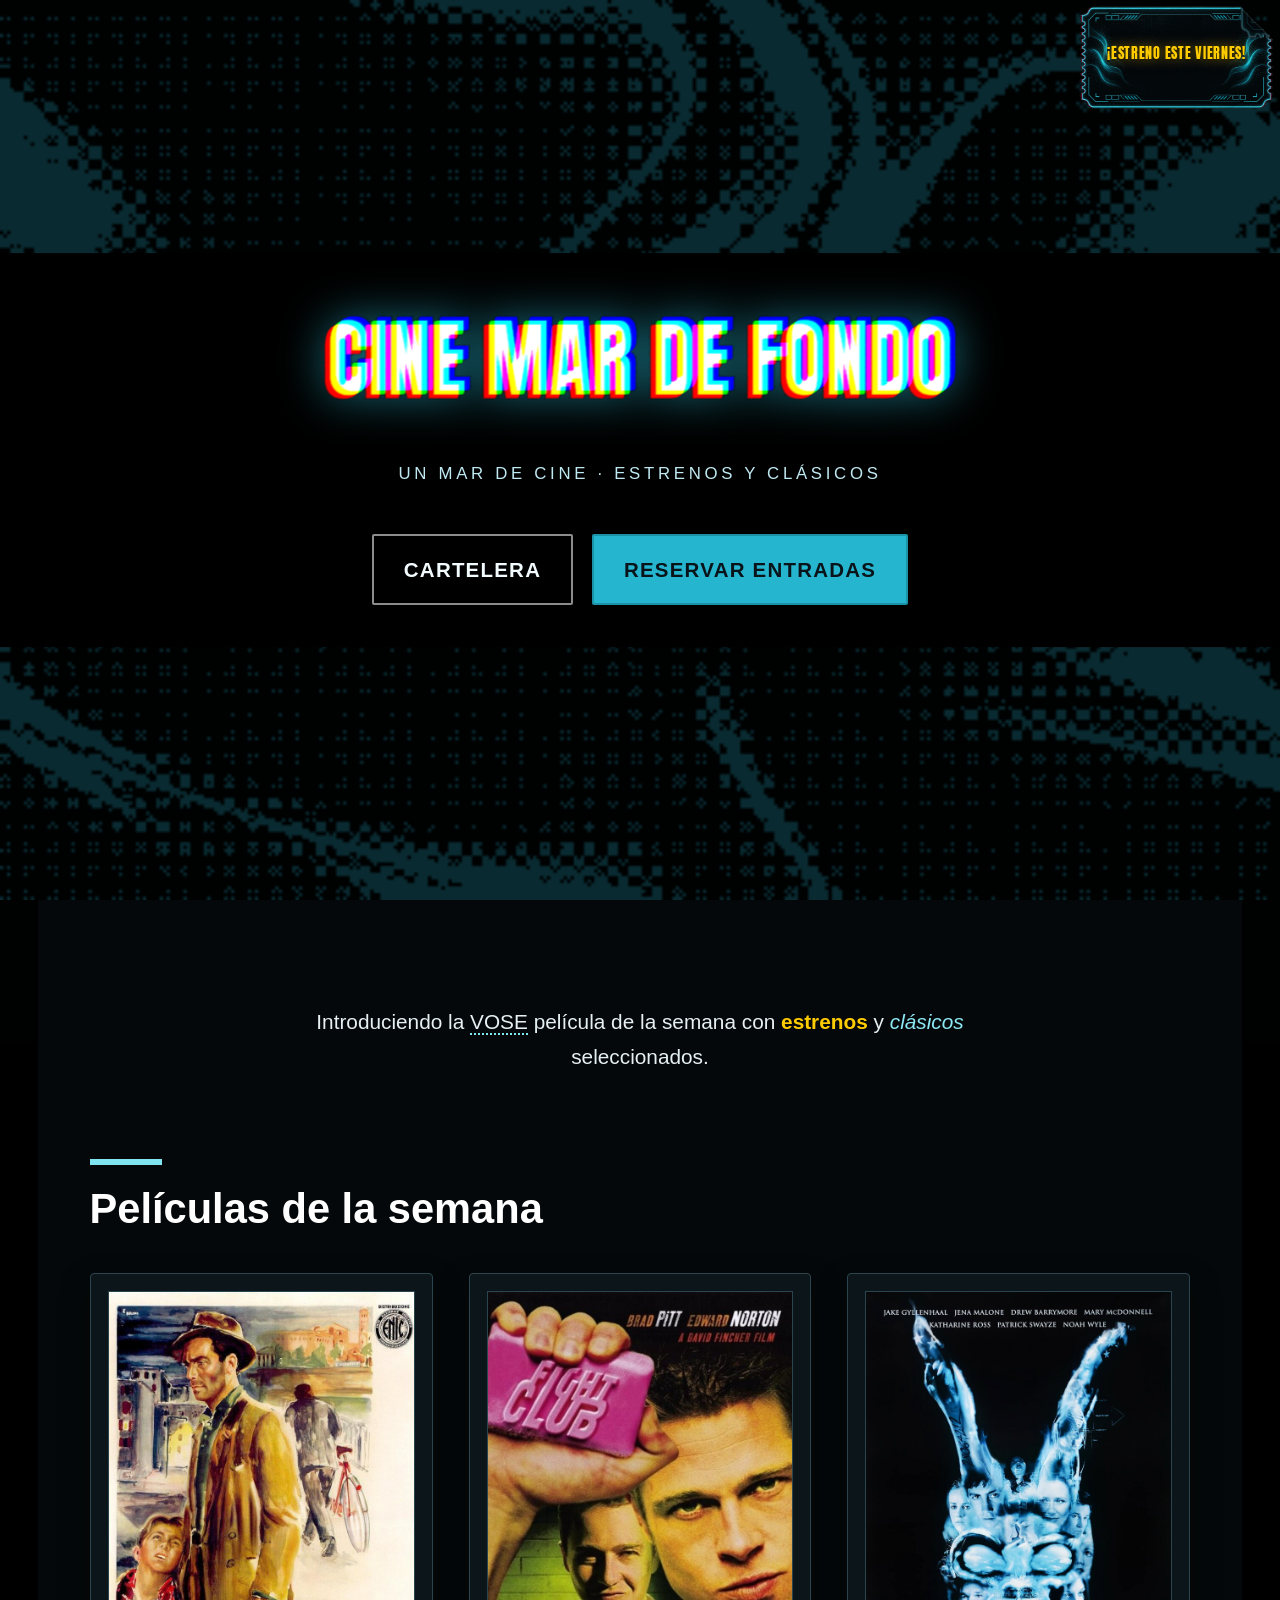
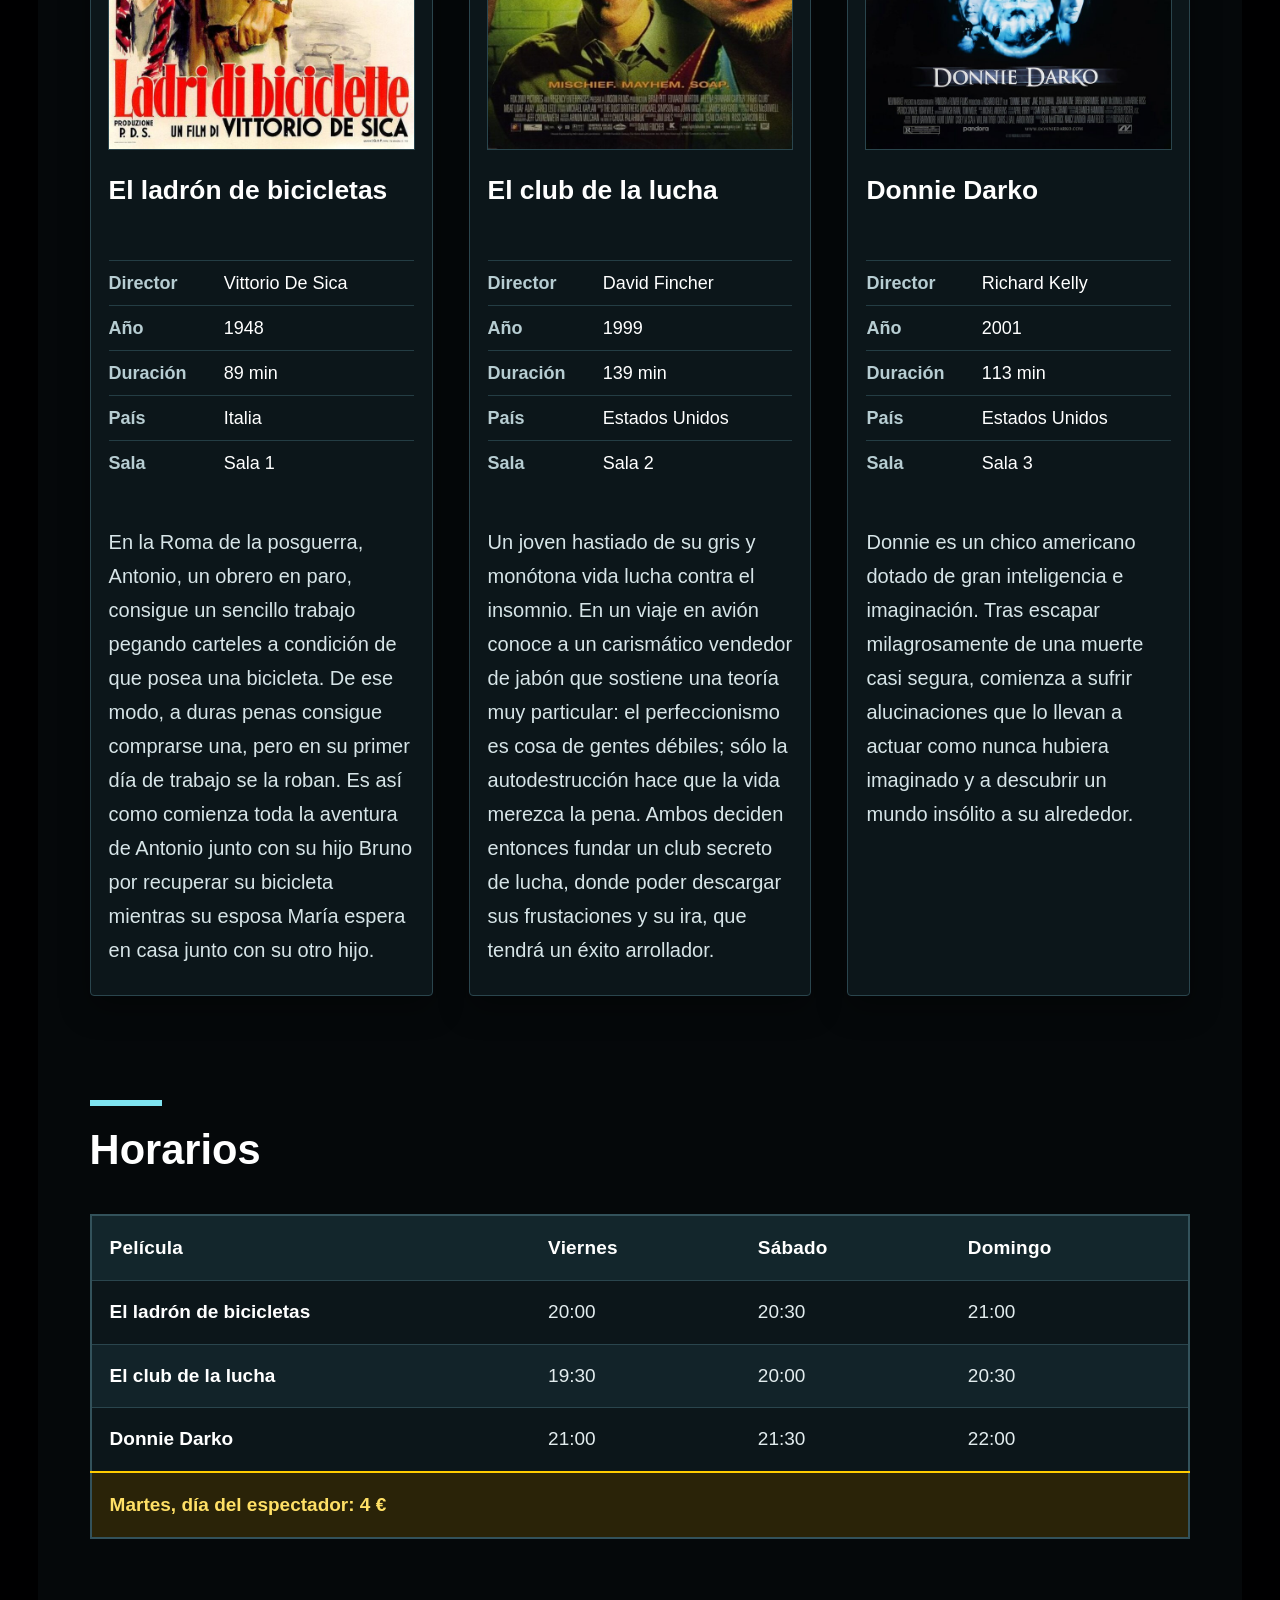
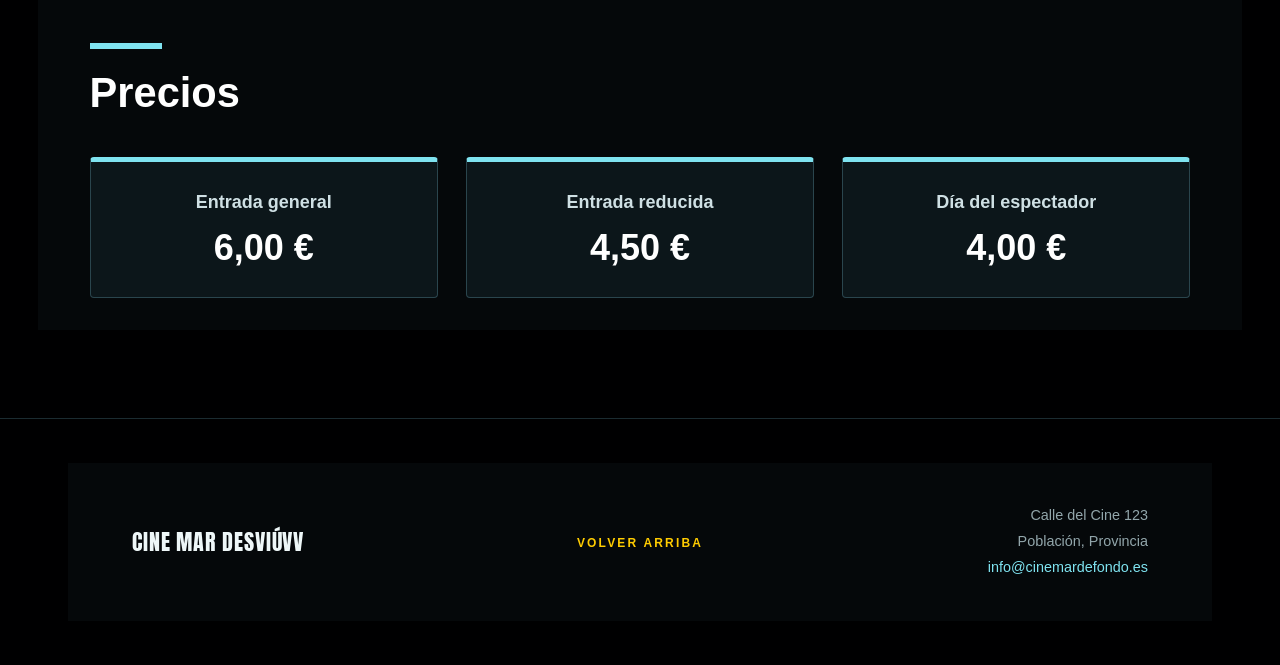
<file: index.html>
<!DOCTYPE html PUBLIC "-//W3C//DTD XHTML 1.0 Strict//EN"
   "http://www.w3.org/TR/xhtml1/DTD/xhtml1-strict.dtd">
<html xmlns="http://www.w3.org/1999/xhtml" lang="es" xml:lang="es">
<head>
<meta http-equiv="Content-Type" content="text/html; charset=utf-8" />
<meta name="viewport" content="width=device-width, initial-scale=1" />
<meta name="author" content="Isaac Pérez Bassart" />
<title>Cine Mar de Fondo - Cartelera Semanal</title>
<link rel="stylesheet" type="text/css" href="estilos.css" />
<script type="text/javascript" src="js/cargador.js"></script>
</head>
<body class="pagina-cartelera">

<!-- Hero: fondo shader (Paper Shaders).
     La banda negra central va SOLO detrás del texto (GSAP / Blotter).
     Si no hay JS o WebGL, queda la banda negra con el texto en blanco. -->
<div class="hero">
<div class="hero-shader" id="hero-shader"></div>

<!-- Velo negro de las dos franjas: va POR ENCIMA del shader (no es un
     fondo) con opacidad 0.77. -->
<div class="hero-velo hero-velo--arriba"></div>
<div class="hero-velo hero-velo--abajo"></div>

<div class="hero-banda">
<h1 id="arriba" class="hero-titulo">Cine Mar de Fondo</h1>
<p class="hero-sub" id="hero-sub">Un mar de cine · estrenos y clásicos</p>

<!-- Menú de la web: la lista que pide el enunciado, en horizontal.
     Cada enlace es un botón: el de la cartelera baja a la cartelera y el
     de reservar lleva al formulario de reserva.html. -->
<ul class="menu">
<li><a class="boton boton--fantasma" href="#cartelera">Cartelera</a></li>
<li><a class="boton boton--principal" href="reserva.html">Reservar entradas</a></li>
</ul>
</div>

<!-- Aviso: Entrada de cine que se pela (Peel.js, lib/peel) -->
<div class="entrada-sitio">
<div class="entrada peel" id="entrada">
<div class="peel-top entrada-anverso">
<img src="img/entrada-frente.png" alt="Entrada de cine del estreno del viernes a las 20:00" width="540" height="289" />
<p class="entrada-estreno" id="aviso">¡Estreno este viernes!</p>
</div>
<div class="peel-back entrada-dorso">
<img src="img/entrada-dorso.png" alt="" width="540" height="289" />
</div>
</div>
</div>
</div>

<!-- ============================================================
     FONDO CONTINUO
     ============================================================
     Qué es: una sola capa, el velo que oscurece el shader del hero
     también por debajo del hero. El shader NO se duplica: es el mismo
     canvas de siempre (#hero-shader), que la hoja de estilos pasa a
     position:fixed. Esta capa va POR ENCIMA de él y POR DEBAJO del
     contenido (z-index 1), y empieza justo donde termina el hero:
     así el hero conserva sus dos velos y su banda tal cual estaban.
     ============================================================ -->
<div class="fondo-velo"></div>

<div class="contenido principal">

<p class="presentacion">
Introduciendo la <abbr title="Versión original subtitulada en español">VOSE</abbr>
película de la semana con <strong>estrenos</strong> y <em>clásicos</em> seleccionados.
</p>

<h2 id="cartelera">Películas de la semana</h2>

<!-- Tres carteles grandes (720 x 1080, 2:3). Cada película lleva su ficha
     técnica en una lista de definición y, debajo, la sinopsis completa. -->
<div class="cartelera">

<div class="pelicula">
<div class="pelicula-cartel">
<img class="cartel" src="img/poster1.jpg" alt="Cartel de El ladrón de bicicletas" width="720" height="1080" />
</div>
<h3>El ladrón de bicicletas</h3>
<dl class="ficha">
<dt>Director</dt>
<dd>Vittorio De Sica</dd>
<dt>Año</dt>
<dd>1948</dd>
<dt>Duración</dt>
<dd>89 min</dd>
<dt>País</dt>
<dd>Italia</dd>
<dt>Sala</dt>
<dd>Sala 1</dd>
</dl>
<p class="sinopsis">En la Roma de la posguerra, Antonio, un obrero en paro, consigue un sencillo trabajo pegando carteles a condición de que posea una bicicleta. De ese modo, a duras penas consigue comprarse una, pero en su primer día de trabajo se la roban. Es así como comienza toda la aventura de Antonio junto con su hijo Bruno por recuperar su bicicleta mientras su esposa María espera en casa junto con su otro hijo.</p>
</div>

<div class="pelicula">
<div class="pelicula-cartel">
<img class="cartel" src="img/poster2.jpg" alt="Cartel de El club de la lucha" width="720" height="1080" />
</div>
<h3>El club de la lucha</h3>
<dl class="ficha">
<dt>Director</dt>
<dd>David Fincher</dd>
<dt>Año</dt>
<dd>1999</dd>
<dt>Duración</dt>
<dd>139 min</dd>
<dt>País</dt>
<dd>Estados Unidos</dd>
<dt>Sala</dt>
<dd>Sala 2</dd>
</dl>
<p class="sinopsis">Un joven hastiado de su gris y monótona vida lucha contra el insomnio. En un viaje en avión conoce a un carismático vendedor de jabón que sostiene una teoría muy particular: el perfeccionismo es cosa de gentes débiles; sólo la autodestrucción hace que la vida merezca la pena. Ambos deciden entonces fundar un club secreto de lucha, donde poder descargar sus frustaciones y su ira, que tendrá un éxito arrollador.</p>
</div>

<div class="pelicula">
<div class="pelicula-cartel">
<img class="cartel" src="img/poster3.jpg" alt="Cartel de Donnie Darko" width="720" height="1080" />
</div>
<h3>Donnie Darko</h3>
<dl class="ficha">
<dt>Director</dt>
<dd>Richard Kelly</dd>
<dt>Año</dt>
<dd>2001</dd>
<dt>Duración</dt>
<dd>113 min</dd>
<dt>País</dt>
<dd>Estados Unidos</dd>
<dt>Sala</dt>
<dd>Sala 3</dd>
</dl>
<p class="sinopsis">Donnie es un chico americano dotado de gran inteligencia e imaginación. Tras escapar milagrosamente de una muerte casi segura, comienza a sufrir alucinaciones que lo llevan a actuar como nunca hubiera imaginado y a descubrir un mundo insólito a su alrededor.</p>
</div>

</div>

<h2 id="horarios">Horarios</h2>

<table>
<thead>
<tr>
<th scope="col">Película</th>
<th scope="col">Viernes</th>
<th scope="col">Sábado</th>
<th scope="col">Domingo</th>
</tr>
</thead>
<tfoot>
<tr>
<td colspan="4">Martes, día del espectador: 4 €</td>
</tr>
</tfoot>
<tbody>
<tr>
<td>El ladrón de bicicletas</td>
<td><span class="dia">Viernes </span>20:00</td>
<td><span class="dia">Sábado </span>20:30</td>
<td><span class="dia">Domingo </span>21:00</td>
</tr>
<tr>
<td>El club de la lucha</td>
<td><span class="dia">Viernes </span>19:30</td>
<td><span class="dia">Sábado </span>20:00</td>
<td><span class="dia">Domingo </span>20:30</td>
</tr>
<tr>
<td>Donnie Darko</td>
<td><span class="dia">Viernes </span>21:00</td>
<td><span class="dia">Sábado </span>21:30</td>
<td><span class="dia">Domingo </span>22:00</td>
</tr>
</tbody>
</table>

<h2 id="precios">Precios</h2>

<!-- Tres tarjetas, una por tipo de entrada. -->
<dl class="precios">

<dt>Entrada general</dt>
<dd>6,00 €</dd>

<dt>Entrada reducida</dt>
<dd>4,50 €</dd>

<dt>Día del espectador</dt>
<dd>4,00 €</dd>

</dl>

</div>

<div class="pie">
<div class="contenido">
<p class="pie-marca">Cine Mar de Fondo</p>
<p class="pie-direccion">
Calle del Cine 123<br />
Población, Provincia<br />
<a href="mailto:info@cinemardefondo.es">info@cinemardefondo.es</a>
</p>
<p class="pie-volver"><a href="#arriba">Volver arriba</a></p>
</div>
</div>

<!-- Librerías locales -->
<script type="text/javascript" src="lib/gsap/gsap.min.js"></script>
<script type="text/javascript" src="lib/gsap/SplitText.min.js"></script>
<script type="text/javascript" src="lib/gsap/ScrambleTextPlugin.min.js"></script>
<script type="text/javascript" src="js/hero-ajustes.js"></script>
<script type="text/javascript" src="lib/peel/peel.js"></script>
<!-- Las dos caras de la entrada se piden ya, antes del bundle: cuando
     entrada.js pregunte por ellas estarán en caché y podrá enseñar el
     dorso en el mismo fotograma del montaje. Se hace con new Image()
     porque <link rel="preload"> no existe en XHTML 1.0 Strict. -->
<script type="text/javascript">
(function () {
	var caras = ['img/entrada-frente.png', 'img/entrada-dorso.png'];
	for (var i = 0; i !== caras.length; i += 1) {
		var cara = new Image();
		cara.src = caras[i];
	}
}());
</script>
<script type="text/javascript" src="js/hero.bundle.js"></script>
<script type="text/javascript" src="js/pie-marca.js"></script>

</body>
</html>
</file>
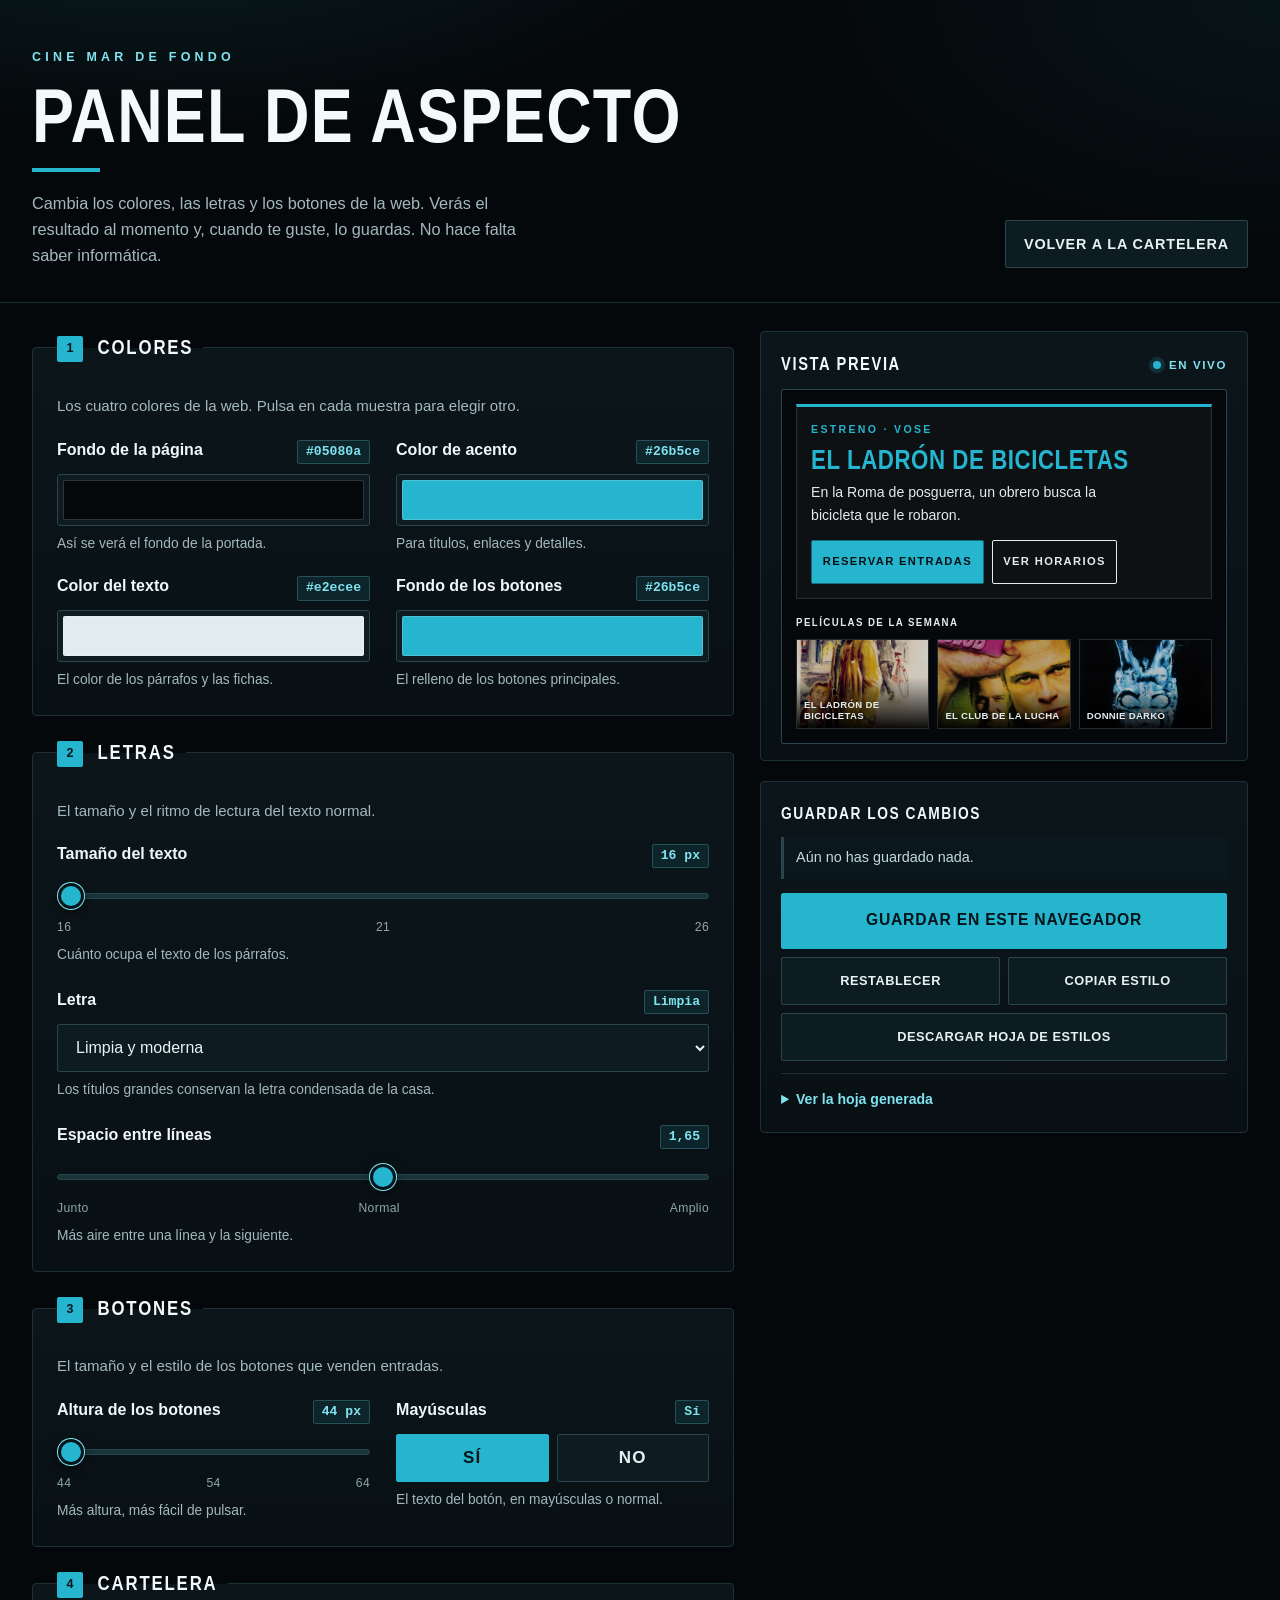
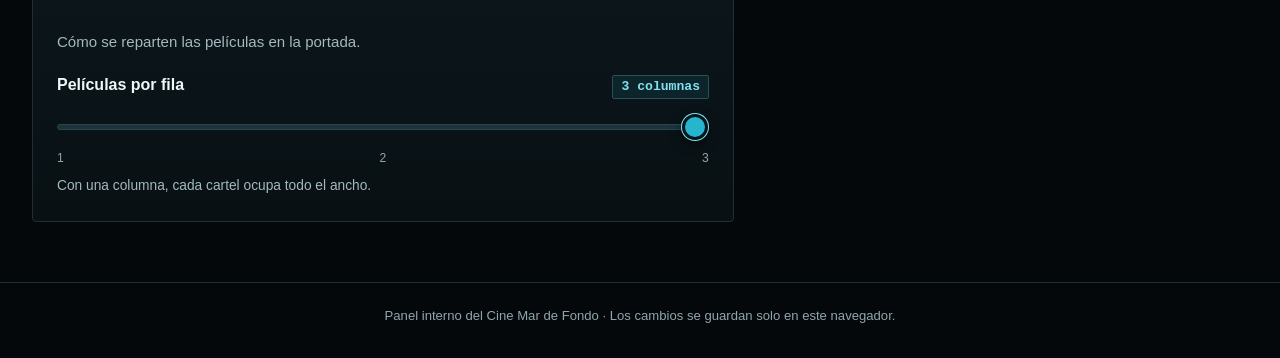
<file: admin.html>
<!DOCTYPE html>
<html lang="es">
<head>
<meta charset="utf-8" />
<meta name="viewport" content="width=device-width, initial-scale=1" />
<title>Panel de aspecto · Cine Mar de Fondo</title>
<link rel="stylesheet" href="css/admin.css" />
</head>
<body>

<a class="saltar" href="#controles">Saltar a los controles</a>

<header class="cabecera">
	<div class="cabecera-texto">
		<p class="marca">Cine Mar de Fondo</p>
		<h1>Panel de aspecto</h1>
		<p class="entrada">Cambia los colores, las letras y los botones de la web. Verás el resultado al momento y, cuando te guste, lo guardas. No hace falta saber informática.</p>
	</div>
	<a class="boton volver" href="index.html">Volver a la cartelera</a>
</header>

<main class="disposicion">

	<div class="controles" id="controles">

		<fieldset class="tarjeta">
			<legend><span class="numero">1</span> Colores</legend>
			<p class="ayuda">Los cuatro colores de la web. Pulsa en cada muestra para elegir otro.</p>

			<div class="rejilla-dos">
				<div class="campo">
					<div class="campo-cabecera">
						<label for="color-fondo">Fondo de la página</label>
						<output class="valor" data-para="fondo">#05080a</output>
					</div>
					<input type="color" id="color-fondo" data-campo="fondo" value="#05080a" aria-describedby="pista-fondo" />
					<p class="pista" id="pista-fondo">Así se verá el fondo de la portada.</p>
				</div>

				<div class="campo">
					<div class="campo-cabecera">
						<label for="color-acento">Color de acento</label>
						<output class="valor" data-para="acento">#26b5ce</output>
					</div>
					<input type="color" id="color-acento" data-campo="acento" value="#26b5ce" aria-describedby="pista-acento" />
					<p class="pista" id="pista-acento">Para títulos, enlaces y detalles.</p>
				</div>

				<div class="campo">
					<div class="campo-cabecera">
						<label for="color-texto">Color del texto</label>
						<output class="valor" data-para="texto">#e2ecee</output>
					</div>
					<input type="color" id="color-texto" data-campo="texto" value="#e2ecee" aria-describedby="pista-texto" />
					<p class="pista" id="pista-texto">El color de los párrafos y las fichas.</p>
				</div>

				<div class="campo">
					<div class="campo-cabecera">
						<label for="color-boton">Fondo de los botones</label>
						<output class="valor" data-para="boton">#26b5ce</output>
					</div>
					<input type="color" id="color-boton" data-campo="boton" value="#26b5ce" aria-describedby="pista-boton" />
					<p class="pista" id="pista-boton">El relleno de los botones principales.</p>
				</div>
			</div>
		</fieldset>

		<fieldset class="tarjeta">
			<legend><span class="numero">2</span> Letras</legend>
			<p class="ayuda">El tamaño y el ritmo de lectura del texto normal.</p>

			<div class="campo">
				<div class="campo-cabecera">
					<label for="tamano">Tamaño del texto</label>
					<output class="valor" data-para="tamano">16 px</output>
				</div>
				<input type="range" id="tamano" data-campo="tamano" min="16" max="26" step="1" value="16" aria-describedby="pista-tamano" />
				<div class="escala"><span>16</span><span>21</span><span>26</span></div>
				<p class="pista" id="pista-tamano">Cuánto ocupa el texto de los párrafos.</p>
			</div>

			<div class="campo">
				<div class="campo-cabecera">
					<label for="familia">Letra</label>
					<output class="valor" data-para="familia">Limpia</output>
				</div>
				<select id="familia" data-campo="familia" aria-describedby="pista-familia">
					<option value="helvetica">Limpia y moderna</option>
					<option value="georgia">Clásica, tipo libro</option>
					<option value="trebuchet">Redondeada y suave</option>
				</select>
				<p class="pista" id="pista-familia">Los títulos grandes conservan la letra condensada de la casa.</p>
			</div>

			<div class="campo">
				<div class="campo-cabecera">
					<label for="interlineado">Espacio entre líneas</label>
					<output class="valor" data-para="interlineado">1,65</output>
				</div>
				<input type="range" id="interlineado" data-campo="interlineado" min="1.3" max="2" step="0.05" value="1.65" aria-describedby="pista-interlineado" />
				<div class="escala"><span>Junto</span><span>Normal</span><span>Amplio</span></div>
				<p class="pista" id="pista-interlineado">Más aire entre una línea y la siguiente.</p>
			</div>
		</fieldset>

		<fieldset class="tarjeta">
			<legend><span class="numero">3</span> Botones</legend>
			<p class="ayuda">El tamaño y el estilo de los botones que venden entradas.</p>

			<div class="rejilla-dos">
				<div class="campo">
					<div class="campo-cabecera">
						<label for="altoBoton">Altura de los botones</label>
						<output class="valor" data-para="altoBoton">44 px</output>
					</div>
					<input type="range" id="altoBoton" data-campo="altoBoton" min="44" max="64" step="2" value="44" aria-describedby="pista-altoBoton" />
					<div class="escala"><span>44</span><span>54</span><span>64</span></div>
					<p class="pista" id="pista-altoBoton">Más altura, más fácil de pulsar.</p>
				</div>

				<div class="campo">
					<div class="campo-cabecera">
						<span class="etiqueta-grupo" id="etiqueta-mayusculas">Mayúsculas</span>
						<output class="valor" data-para="mayusculas">Sí</output>
					</div>
					<div class="opciones" role="radiogroup" aria-labelledby="etiqueta-mayusculas" aria-describedby="pista-mayusculas">
						<label class="opcion">
							<input type="radio" name="mayusculas" data-campo="mayusculas" value="si" checked="checked" />
							<span>Sí</span>
						</label>
						<label class="opcion">
							<input type="radio" name="mayusculas" data-campo="mayusculas" value="no" />
							<span>No</span>
						</label>
					</div>
					<p class="pista" id="pista-mayusculas">El texto del botón, en mayúsculas o normal.</p>
				</div>
			</div>
		</fieldset>

		<fieldset class="tarjeta">
			<legend><span class="numero">4</span> Cartelera</legend>
			<p class="ayuda">Cómo se reparten las películas en la portada.</p>

			<div class="campo">
				<div class="campo-cabecera">
					<label for="columnas">Películas por fila</label>
					<output class="valor" data-para="columnas">3 columnas</output>
				</div>
				<input type="range" id="columnas" data-campo="columnas" min="1" max="3" step="1" value="3" aria-describedby="pista-columnas" />
				<div class="escala"><span>1</span><span>2</span><span>3</span></div>
				<p class="pista" id="pista-columnas">Con una columna, cada cartel ocupa todo el ancho.</p>
			</div>
		</fieldset>

	</div>

	<aside class="lateral">

		<section class="tarjeta tarjeta-previa" aria-labelledby="titulo-previa">
			<div class="cabecera-previa">
				<h2 id="titulo-previa">Vista previa</h2>
				<span class="senal"><span class="punto"></span>En vivo</span>
			</div>

			<div class="vista-previa" id="vista-previa" role="group" tabindex="0" aria-label="Muestra del aspecto elegido">
				<div class="vp-hero">
					<p class="vp-etiqueta">Estreno · VOSE</p>
					<p class="vp-titulo">El ladrón de bicicletas</p>
					<p class="vp-texto">En la Roma de posguerra, un obrero busca la bicicleta que le robaron.</p>
					<div class="vp-acciones">
						<span class="vp-boton vp-boton--lleno">Reservar entradas</span>
						<span class="vp-boton vp-boton--fantasma">Ver horarios</span>
					</div>
				</div>

				<p class="vp-subtitulo">Películas de la semana</p>
				<div class="vp-cartelera">
					<figure class="vp-pelicula">
						<img src="img/poster1.jpg" alt="" />
						<figcaption>El ladrón de bicicletas</figcaption>
					</figure>
					<figure class="vp-pelicula">
						<img src="img/poster2.jpg" alt="" />
						<figcaption>El club de la lucha</figcaption>
					</figure>
					<figure class="vp-pelicula">
						<img src="img/poster3.jpg" alt="" />
						<figcaption>Donnie Darko</figcaption>
					</figure>
				</div>
			</div>
		</section>

		<section class="tarjeta acciones" aria-labelledby="titulo-acciones">
			<h2 id="titulo-acciones">Guardar los cambios</h2>
			<p class="estado" id="estado" role="status" aria-live="polite">Aún no has guardado nada.</p>

			<button type="button" class="boton boton--principal boton--ancho" id="guardar">Guardar en este navegador</button>

			<div class="acciones-secundarias">
				<button type="button" class="boton" id="restablecer">Restablecer</button>
				<button type="button" class="boton" id="copiar">Copiar estilo</button>
				<button type="button" class="boton" id="descargar">Descargar hoja de estilos</button>
			</div>

			<details class="caja-css" id="caja-css">
				<summary>Ver la hoja generada</summary>
				<p class="pista">Si el navegador no deja copiar o descargar, selecciona este texto y cópialo a mano.</p>
				<label class="oculto" for="css-generado">Hoja de estilos generada</label>
				<textarea id="css-generado" rows="9" readonly="readonly" spellcheck="false"></textarea>
			</details>
		</section>

	</aside>

</main>

<p class="pie">Panel interno del Cine Mar de Fondo · Los cambios se guardan solo en este navegador.</p>

<script src="js/admin.js"></script>
</body>
</html>
</file>
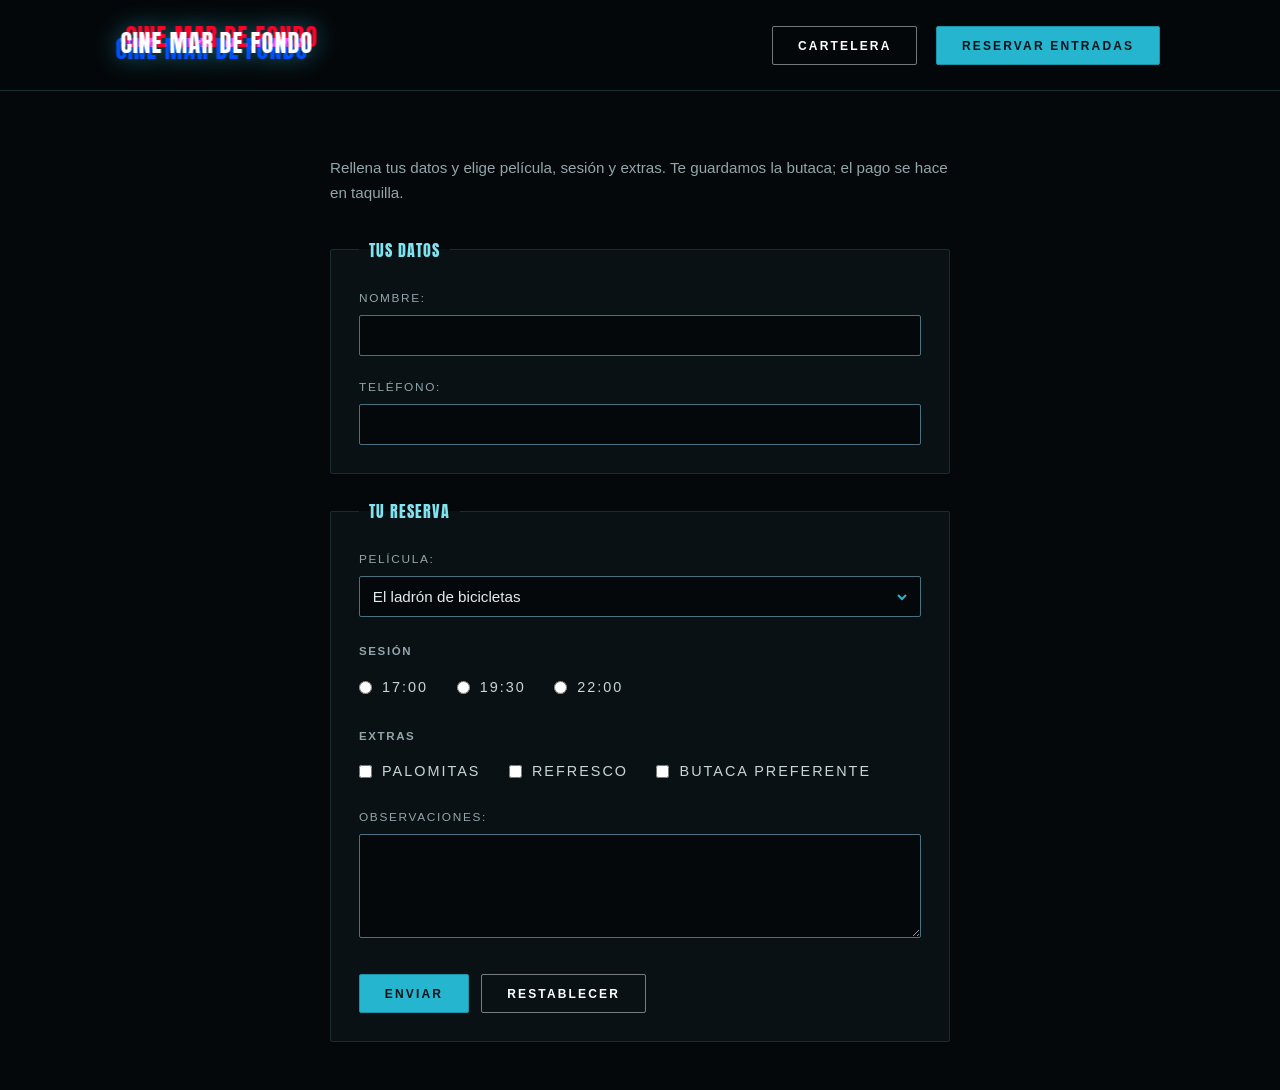
<file: reserva.html>
<!DOCTYPE html PUBLIC "-//W3C//DTD XHTML 1.0 Strict//EN"
   "http://www.w3.org/TR/xhtml1/DTD/xhtml1-strict.dtd">
<html xmlns="http://www.w3.org/1999/xhtml" lang="es" xml:lang="es">
<head>
<meta http-equiv="Content-Type" content="text/html; charset=utf-8" />
<meta name="viewport" content="width=device-width, initial-scale=1" />
<meta name="author" content="Isaac Pérez Bassart" />
<title>Cine Mar de Fondo - Reservar Entradas</title>
<link rel="stylesheet" type="text/css" href="estilos.css" />
</head>
<body class="pagina-reserva">

<!-- Misma cabecera que la cartelera: el h1 y el menú, en una banda. -->
<div class="cabecera">
<div class="contenido">
<h1 id="arriba" class="hero-titulo">Cine Mar de Fondo</h1>
<ul class="menu">
<li><a class="boton boton--fantasma" href="index.html">Cartelera</a></li>
<li><a class="boton boton--principal" href="reserva.html">Reservar entradas</a></li>
</ul>
</div>
</div>

<div class="contenido">
<div class="reserva">

<p class="reserva-intro">Rellena tus datos y elige película, sesión y extras.
Te guardamos la butaca; el pago se hace en taquilla.</p>

<form action="" method="get">

<fieldset>
<legend>Tus datos</legend>

<label for="nombre">Nombre:</label>
<input type="text" name="nombre" id="nombre" />

<label for="telefono">Teléfono:</label>
<input type="text" name="telefono" id="telefono" />

</fieldset>

<fieldset>
<legend>Tu reserva</legend>

<label for="pelicula">Película:</label>
<select name="pelicula" id="pelicula">
<option value="bicicletas">El ladrón de bicicletas</option>
<option value="club">El club de la lucha</option>
<option value="darko">Donnie Darko</option>
</select>

<fieldset class="grupo opciones">
<legend>Sesión</legend>
<input type="radio" name="sesion" id="sesion17" value="17:00" />
<label for="sesion17">17:00</label>

<input type="radio" name="sesion" id="sesion19" value="19:30" />
<label for="sesion19">19:30</label>

<input type="radio" name="sesion" id="sesion22" value="22:00" />
<label for="sesion22">22:00</label>
</fieldset>

<fieldset class="grupo opciones">
<legend>Extras</legend>
<input type="checkbox" name="extras" id="palomitas" value="palomitas" />
<label for="palomitas">Palomitas</label>

<input type="checkbox" name="extras" id="refresco" value="refresco" />
<label for="refresco">Refresco</label>

<input type="checkbox" name="extras" id="butaca" value="butaca" />
<label for="butaca">Butaca preferente</label>
</fieldset>

<label for="observaciones">Observaciones:</label>
<textarea name="observaciones" id="observaciones" rows="3" cols="40"></textarea>

<p class="acciones">
<input type="submit" class="boton boton--principal" value="Enviar" />
<input type="reset" class="boton boton--fantasma" value="Restablecer" />
</p>

</fieldset>

</form>

</div>
</div>

<!-- Titular -->
<script type="text/javascript" src="lib/gsap/gsap.min.js"></script>
<script type="text/javascript" src="lib/gsap/ScrambleTextPlugin.min.js"></script>
<script type="text/javascript" src="js/reserva-hero.js"></script>

</body>
</html>
</file>
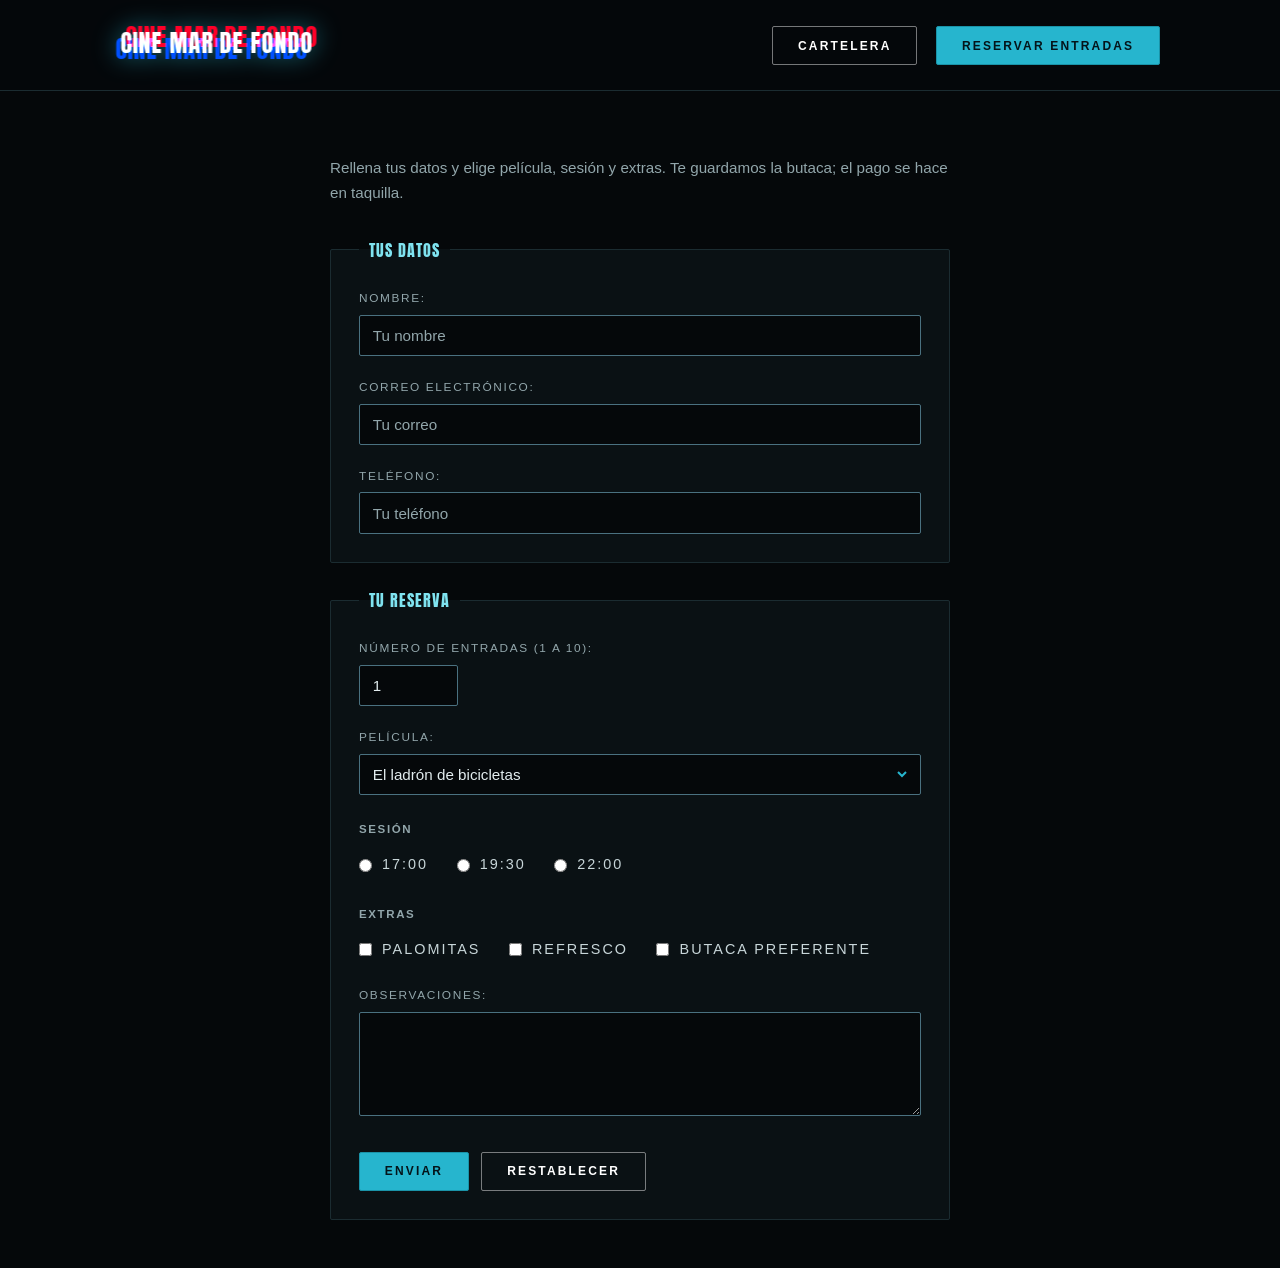
<file: reserva_html5.html>
<!DOCTYPE html>
<html lang="es">
<head>
<meta charset="utf-8">
<meta name="viewport" content="width=device-width, initial-scale=1">
<meta name="author" content="Isaac Pérez Bassart">
<title>Cine Mar de Fondo - Reservar Entradas (HTML5)</title>
<link rel="stylesheet" type="text/css" href="estilos.css">
</head>
<body class="pagina-reserva reserva-html5">

<!-- Misma cabecera que la cartelera: el h1 y el menú, en una banda. -->
<nav class="cabecera">
<div class="contenido">
<h1 id="arriba" class="hero-titulo">Cine Mar de Fondo</h1>
<ul class="menu">
<li><a class="boton boton--fantasma" href="index.html">Cartelera</a></li>
<li><a class="boton boton--principal" href="reserva_html5.html">Reservar entradas</a></li>
</ul>
</div>
</nav>

<main class="contenido">
<div class="reserva">

<p class="reserva-intro">Rellena tus datos y elige película, sesión y extras.
Te guardamos la butaca; el pago se hace en taquilla.</p>

<form action="reserva_html5.html" method="get">

<fieldset>
<legend>Tus datos</legend>

<label for="nombre">Nombre:</label>
<input type="text" name="nombre" id="nombre" placeholder="Tu nombre" required>

<label for="email">Correo electrónico:</label>
<input type="email" name="email" id="email" placeholder="Tu correo" required>

<label for="telefono">Teléfono:</label>
<input type="tel" name="telefono" id="telefono" placeholder="Tu teléfono">

</fieldset>

<fieldset>
<legend>Tu reserva</legend>

<label for="entradas">Número de entradas (1 a 10):</label>
<input type="number" name="entradas" id="entradas" value="1" min="1" max="10">

<label for="pelicula">Película:</label>
<select name="pelicula" id="pelicula">
<option value="bicicletas">El ladrón de bicicletas</option>
<option value="club">El club de la lucha</option>
<option value="darko">Donnie Darko</option>
</select>

<fieldset class="grupo opciones">
<legend>Sesión</legend>
<input type="radio" name="sesion" id="sesion17" value="17:00">
<label for="sesion17">17:00</label>

<input type="radio" name="sesion" id="sesion19" value="19:30">
<label for="sesion19">19:30</label>

<input type="radio" name="sesion" id="sesion22" value="22:00">
<label for="sesion22">22:00</label>
</fieldset>

<fieldset class="grupo opciones">
<legend>Extras</legend>
<input type="checkbox" name="extras" id="palomitas" value="palomitas">
<label for="palomitas">Palomitas</label>

<input type="checkbox" name="extras" id="refresco" value="refresco">
<label for="refresco">Refresco</label>

<input type="checkbox" name="extras" id="butaca" value="butaca">
<label for="butaca">Butaca preferente</label>
</fieldset>

<label for="observaciones">Observaciones:</label>
<textarea name="observaciones" id="observaciones" rows="3" cols="40"></textarea>

<p class="acciones">
<input type="submit" class="boton boton--principal" value="Enviar">
<input type="reset" class="boton boton--fantasma" value="Restablecer">
</p>

</fieldset>

</form>

</div>
</main>

<!-- Titular -->
<script src="lib/gsap/gsap.min.js"></script>
<script src="lib/gsap/ScrambleTextPlugin.min.js"></script>
<script src="js/reserva-hero.js"></script>

</body>
</html>
</file>
<file: estilos.css>
/* Anton (SIL Open Font License) — la tipografía del titular, la misma
   que usa el demo de blotter.ts. Va incrustada en base64 para que
   funcione también al abrir index.html con doble clic (file://), donde
   algunos navegadores bloquean las fuentes de archivo. */
@font-face {
	font-family:'Anton';
	font-style:normal;
	font-weight:400;
	font-display:swap;
	src:url([data-uri]) format('woff2');
}


/* ============================================================
   PALETA — todo el color de la web sale de estos seis valores.
   Para cambiar el tema, se cambian aquí y se busca el hex en el
   archivo (Ctrl+F); no hay ningún color suelto por las secciones.

     fondo ............ #05080a   el negro de la web
     fondo-alt ........ #0a1114   tarjetas, cabeceras de tabla
     turquesa ......... #26b5ce   color principal (primario)
     turquesa claro ... #7fe3f0   texto destacado sobre negro
     ámbar ............ #ffcc00   secundario (el aviso del estreno)
     texto ............ #e2ecee   texto normal
     texto suave ...... #92a6ab   sinopsis y datos secundarios
     borde ............ #1b2c31   líneas y separadores
   ============================================================ */

/* Color, fondo y fuente */
body {
	background-color:#05080a;
	color:#e2ecee;
	font-family:"Helvetica Neue",Helvetica,Arial,sans-serif;
	font-size:16px;
	line-height:1.65;
	margin:0;
}

/* H1 centrado y en mayúsculas */
h1 {
	text-align:center;
	text-transform:uppercase;
	color:#26b5ce;
}

/* Titulares de sección. La rayita turquesa de encima la pone ::before,
   así el HTML no lleva ni un adorno de más. */
h2 {
	font-family:'Anton',Impact,'Arial Narrow',sans-serif;
	font-weight:400;
	text-transform:uppercase;
	font-size:2.1rem;
	line-height:1.1;
	letter-spacing:0.02em;
	color:#eef7f8;
	margin:76px 0 30px;
}

h2::before {
	content:"";
	display:block;
	width:56px;
	height:3px;
	margin-bottom:16px;
	background-color:#26b5ce;
}

/* Títulos de película */
h3 {
	font-family:'Anton',Impact,'Arial Narrow',sans-serif;
	font-weight:400;
	text-transform:uppercase;
	font-size:1.15rem;
	line-height:1.15;
	letter-spacing:0.05em;
	color:#eef7f8;
	margin:0 0 14px;
	min-height:2.3em;
	clear:both;
}

/* Menú horizontal: sin viñetas y li uno al lado del otro. Va con clase
   (.menu) para no dejar sin viñetas cualquier lista que se añada luego. */
.menu {
	list-style-type:none;
	padding:0;
	text-align:center;
	margin:2.9rem 0 0;
}

.menu li {
	display:inline;
	margin:0 0.45rem 0.6rem;
	vertical-align:top;
}

/* Quitar subrayado a los enlaces del menú */
.menu a {
	text-decoration:none;
}

/* Botones del menú: una sola forma y dos variantes de color. El primario
   (turquesa) es el de «Reservar entradas»; el fantasma, «Ver cartelera». */
.boton {
	display:inline-block;
	padding:0.78rem 1.55rem;
	border:1px solid #2b6a76;
	border-radius:2px;
	font-family:"Helvetica Neue",Helvetica,Arial,sans-serif;
	font-size:0.75rem;
	font-weight:700;
	line-height:1;
	letter-spacing:0.18em;
	text-transform:uppercase;
	text-decoration:none;
	cursor:pointer;
	transition:background-color 0.25s ease,color 0.25s ease,border-color 0.25s ease,transform 0.25s ease;
}

.boton:hover {
	transform:translateY(-2px);
}

.boton--fantasma {
	background-color:transparent;
	border-color:rgba(255,255,255,0.45);
	color:#ffffff;
}

.boton--fantasma:hover {
	background-color:#26b5ce;
	border-color:#1a93a8;
	color:#04141a;
}

.boton--principal {
	background-color:#26b5ce;
	border-color:#1a93a8;  /* turquesa un punto más oscuro, solo el filo */
	color:#04141a;
}

.boton--principal:hover {
	background-color:#ffcc00;
	border-color:#d6ab00;  /* filo del ámbar */
	color:#1a1200;
}

.boton:focus {
	outline:2px solid #ffcc00;
	outline-offset:3px;
}

/* Modelo de caja en los fieldset */
fieldset {
	background-color:#0a1114;
	border:1px solid #1b2c31;
	border-radius:2px;
	padding:26px 28px 6px;
	margin:0 0 24px;
}

legend {
	padding:0 10px;
	font-family:'Anton',Impact,'Arial Narrow',sans-serif;
	font-size:1rem;
	letter-spacing:0.06em;
	text-transform:uppercase;
	color:#7fe3f0;
}

/* Los labels de un campo suelto van en su línea; los de radio y casilla,
   dentro de un .grupo, se quedan al lado de su control. */
fieldset > label {
	display:block;
	margin:0 0 6px;
	font-size:0.74rem;
	letter-spacing:0.14em;
	text-transform:uppercase;
	color:#92a6ab;
}

input[type="text"],
input[type="email"],
input[type="tel"],
input[type="number"],
select,
textarea {
	width:100%;
	box-sizing:border-box;
	margin:0 0 22px;
	padding:0.7rem 0.8rem;
	background-color:#05080a;
	border:1px solid #4a7180;
	border-radius:2px;
	color:#e2ecee;
	font-family:inherit;
	font-size:0.95rem;
}

input[type="text"]:focus,
input[type="email"]:focus,
input[type="tel"]:focus,
input[type="number"]:focus,
select:focus,
textarea:focus {
	outline:none;
	border-color:#26b5ce;
	box-shadow:0 0 0 3px rgba(38,181,206,0.18);
}

select {
	appearance:none;
	-webkit-appearance:none;
	background-image:url("data:image/svg+xml,%3Csvg xmlns='http://www.w3.org/2000/svg' width='12' height='12' viewBox='0 0 12 12'%3E%3Cpath fill='none' stroke='%2326b5ce' stroke-width='2' d='M2 4l4 4 4-4'/%3E%3C/svg%3E");
	background-repeat:no-repeat;
	background-position:right 0.75rem center;
	padding-right:2.2rem;
}

input[type="radio"],
input[type="checkbox"] {
	accent-color:#26b5ce;
}

/* El gris que pone Chromium en el placeholder no llega a 4,5:1. */
::placeholder {
	color:#92a6ab;
}

textarea {
	min-height:104px;
	resize:vertical;
}

fieldset.grupo > label {
	display:inline-block;
	margin:0 1.5rem 0 0;
	font-size:0.9rem;
	color:#c8d6d9;
}

input[type="radio"],
input[type="checkbox"] {
	margin:0 0.35rem 0 0;
	vertical-align:middle;
	cursor:pointer;
}

/* Fila de radios y de casillas, y fila de botones del formulario. */
.opciones {
	margin:0 0 20px;
	line-height:2.2;
}

/* fieldset.grupo: caja invisible, solo pone nombre al grupo de radios y
   casillas («Sesión», «Extras») para que el lector lo pueda leer mas facilmente. */
fieldset.grupo {
	border:0;
	background:none;
	padding:0;
	margin:0 0 20px;
}

fieldset.grupo > legend {
	padding:0;
	margin:0 0 4px;
	font-family:"Helvetica Neue",Helvetica,Arial,sans-serif;
	font-size:0.72rem;
	font-weight:700;
	letter-spacing:0.14em;
	text-transform:uppercase;
	color:#92a6ab;
}

.acciones {
	margin:6px 0 22px;
}

.acciones .boton {
	margin-right:8px;
}

/* El número de entradas es un número corto, no una caja de texto entera. */
.reserva input[type="number"] {
	width:6.5em;
	min-width:0;
}

input[type="submit"],
input[type="reset"] {
	border-radius:2px;
}

/* Imágenes flotantes: clase .cartel. El ancho es fijo (320 px) y el alto
   sale solo: los tres carteles están recortados a 720 x 1080 (2:3), así que
   los tres miden exactamente lo mismo y sus tres columnas cuadran. */
.cartel {
	float:left;
	width:320px;
	max-width:100%;
	height:auto;
	display:block;
	transition:transform 0.6s ease,filter 0.6s ease;
}

/* Posicionamiento: la caja #aviso, arriba a la derecha. En index.html vive
   encima de la entrada de cine (que es la que ocupa esa esquina), así que
   se coloca sobre el papel; en reserva_html5.html se queda fija en la
   pantalla, que es lo que pide el paso 5. */
#aviso {
	position:absolute;
	top:38%;
	right:12%;
	width:76%;
	margin:0;
	font-family:'Anton',Impact,'Arial Narrow',sans-serif;
	text-transform:uppercase;
	/* 0.9rem (14,4 px): con la entrada a 195 px el aviso tiene 148 px
	   de ancho. A 1.08rem partía en dos líneas (40 px de alto); el mayor
	   tamaño que cabe en una es 15 px, pero deja 1 px de holgura y con la
	   fuente de reserva vuelve a partirse. Un paso entero menos deja el
	   texto en 141 px y aguanta lo que venga. */
	font-size:0.9rem;
	line-height:1.15;
	letter-spacing:0.05em;
	text-align:center;
	color:#ffcc00;
	text-shadow:0 0 14px rgba(255,204,0,0.55),0 2px 0 rgba(0,0,0,0.6);
	cursor:inherit;
}

@media (max-width:63.99em) {
	body.reserva-html5 input,
	body.reserva-html5 select,
	body.reserva-html5 textarea,
	body.reserva-html5 a {
		scroll-margin-top:calc(1.1rem + 0.92rem + 1px + 0.6rem);
	}
}

/* Clase restringida a un elemento: p.sinopsis */
p.sinopsis {
	font-style:italic;
	color:#92a6ab;
	margin:0;
	font-size:0.95rem;
	line-height:1.7;
}

/* ============================================================
   CARTELERA, HORARIOS, PRECIOS Y PIE
   El contenido va sobre negro; las tarjetas y las tablas usan el
   fondo-alt y las líneas del borde.
   ============================================================ */

/* Caja de contenido: una sola anchura para toda la página. */
.contenido {
	width:90%;
	max-width:1040px;
	margin:0 auto;
}

/* La primera caja después del hero respira. */
.principal {
	padding-top:88px;
	padding-bottom:16px;
}

/* Párrafo de presentación: el que lleva strong, em y la abreviatura. */
.presentacion {
	max-width:62ch;
	margin:0 auto;
	text-align:center;
	font-size:1.1rem;
	color:#c8d6d9;
}

.presentacion strong {
	color:#ffcc00;
	font-weight:700;
}

.presentacion em {
	color:#7fe3f0;
	font-style:italic;
}

.presentacion abbr {
	border-bottom:1px dotted #26b5ce;
	text-decoration:none;
	cursor:help;
}

/* Rejilla de las tres películas. Aquí es donde enganchará la animación de cada cartel. */
.cartelera {
	display:grid;
	grid-template-columns:repeat(3,320px);
	justify-content:space-between;
	gap:40px;
}

.pelicula {
	display:flex;
	flex-direction:column;
}

/* Marco del cartel: recorta el zoom del hover y separa la imagen del fondo
   con una línea (box-shadow, que no ocupa sitio ni descoloca la rejilla). */
.pelicula-cartel {
	position:relative;
	overflow:hidden;
	line-height:0;
	background-color:#0a1114;
	box-shadow:0 0 0 1px #1b2c31,0 22px 44px rgba(0,0,0,0.55);
}

/* Base de la animación de cada cartel: al pasar el ratón, la imagen se
   acerca dentro de su marco. Cambiar el zoom o el filtro es tocar esta
   regla; el marco se encarga de que no se salga. */
.pelicula:hover .cartel {
	transform:scale(1.045);
	filter:brightness(1.08) saturate(1.05);
}

/* La sinopsis arranca siempre justo debajo del cartel: las tres columnas
   empiezan a la misma altura y se leen como un bloque. */
.pelicula .sinopsis {
	padding-top:18px;
}

/* Lista de precios: tres columnas, cada pareja dt/dd en vertical. */
dl {
	margin:0;
}

.precios {
	display:grid;
	grid-template-columns:repeat(3,minmax(0,1fr));
	grid-template-rows:auto auto;
	column-gap:28px;
	row-gap:0;
}

.precios dt:nth-of-type(1) {
	grid-column:1;
	grid-row:1;
}

.precios dt:nth-of-type(2) {
	grid-column:2;
	grid-row:1;
}

.precios dt:nth-of-type(3) {
	grid-column:3;
	grid-row:1;
}

.precios dd:nth-of-type(1) {
	grid-column:1;
	grid-row:2;
}

.precios dd:nth-of-type(2) {
	grid-column:2;
	grid-row:2;
}

.precios dd:nth-of-type(3) {
	grid-column:3;
	grid-row:2;
}

dt {
	border-top:1px solid #1b2c31;
	padding-top:16px;
	font-size:0.78rem;
	letter-spacing:0.14em;
	text-transform:uppercase;
	color:#92a6ab;
}

dd {
	margin:0;
	font-family:'Anton',Impact,'Arial Narrow',sans-serif;
	font-size:2rem;
	line-height:1.1;
	color:#26b5ce;
}

/* Pie: marca, «Volver arriba» y dirección en UNA fila. */
.pie {
	margin-top:88px;
	border-top:1px solid #1b2c31;
	background-color:#000000;
	padding:44px 0;
}

/* Tres columnas 1fr auto 1fr: marca a la izquierda, «Volver arriba»
   en la columna del medio y dirección a la derecha. */
.pagina-cartelera .pie .contenido {
	display:grid;
	grid-template-columns:1fr auto 1fr;
	grid-template-areas:"marca volver direccion";
	align-items:center;
	justify-content:initial;
	gap:clamp(24px, 4vw, 56px);
	padding:40px clamp(20px, 5vw, 64px);
	text-align:left;
}

/* La marca se ajusta a su texto en vez de estirarse por la columna:
   el lienzo del efecto se centra sobre la caja del <p>, y así queda
   sobre las letras y no sobre el hueco de la columna. */
.pie-marca {
	position:relative;
	z-index:0;
	grid-area:marca;
	justify-self:start;
	margin:0;
	font-family:'Anton',Impact,'Arial Narrow',sans-serif;
	font-size:1.4rem;
	letter-spacing:0.04em;
	text-transform:uppercase;
	color:#eef7f8;
}

.pie-direccion {
	grid-area:direccion;
	justify-self:end;
	margin:0;
	text-align:right;
	font-size:0.9rem;
	line-height:1.8;
	color:#92a6ab;
}

.pie-direccion a {
	color:#7fe3f0;
	text-decoration:none;
}

.pie-direccion a:hover {
	text-decoration:underline;
}

.pie-volver {
	grid-area:volver;
	justify-self:center;
	margin:0;
	text-align:center;
}

.pie-volver a {
	font-size:0.75rem;
	font-weight:700;
	letter-spacing:0.18em;
	text-transform:uppercase;
	color:#ffcc00;
	text-decoration:none;
}

.pie-volver a:hover {
	text-decoration:underline;
}

/* ============================================================
   CABECERA DE LA RESERVA (reserva.html y reserva_html5.html)
   ============================================================ */

.cabecera {
	border-bottom:1px solid #1b2c31;
	background-color:#04070a;
	padding:26px 0 24px;
}

.cabecera .contenido {
	display:flex;
	flex-wrap:wrap;
	align-items:center;
	justify-content:space-between;
	gap:16px;
}

.cabecera .hero-titulo {
	position:relative;
	z-index:0;
	font-size:1.5rem;
	letter-spacing:0.04em;
	text-shadow:none;
}

.cabecera .menu {
	margin:0;
}

.cabecera .menu li:last-child {
	margin-right:0;
}

/* Formulario de reserva: dos columnas cuando hay sitio. */
.reserva {
	max-width:620px;
	margin:0 auto;
	padding:64px 0 24px;
}

.reserva-intro {
	margin:0 0 32px;
	color:#92a6ab;
	font-size:0.95rem;
}

/* ============================================================
   HERO: fondo shader (Paper Shaders) + texto animado (GSAP)
============================================================ */

.hero {
	position:relative;
	height:100vh;
	min-height:560px;
	overflow:hidden;
	background-color:#000000;
}

/* Capa 1: el fondo animado del hero. isolation:isolate es OBLIGATORIO: sus canvas se pintan con
   z-index:-1 y sin esto quedarían debajo del fondo negro de .hero
*/
.hero-shader {
	position:absolute;
	top:0;
	left:0;
	width:100%;
	height:100%;
	isolation:isolate;
	background:radial-gradient(ellipse at 50% 36%,rgba(38,181,206,0.95) 0%,rgba(38,181,206,0.55) 30%,rgba(2,6,8,0) 62%),#020608;
}

/* Capa 1 bis: el velo. NO es un fondo: va POR ENCIMA del shader con
   opacidad 0.9, así que la animación se sigue notando al 10 % (y ese
   0.1 queda libre para jugar más adelante). */
.hero-velo {
	position:absolute;
	left:0;
	width:100%;
	height:50%;
	background-color:#000000;
	opacity:0.77;
	z-index:1;
}

.hero-velo--arriba {
	top:0;
}

.hero-velo--abajo {
	bottom:0;
}

/* Capa 2: banda negra SOLO detrás del texto. Arriba y abajo de la banda
   queda a la vista la animación del shader. */
.hero-banda {
	position:absolute;
	top:50%;
	left:0;
	width:100%;
	transform:translateY(-50%);
	z-index:2;
	background-color:#000000;
	padding:2.6rem 1.5rem;
	text-align:center;
	box-sizing:border-box;
}

/* Los botones del menú caen sobre la banda negra. */
.hero-shader.sin-shader {
	background:radial-gradient(ellipse at 50% 36%,rgba(38,181,206,0.95) 0%,rgba(38,181,206,0.55) 30%,rgba(2,6,8,0) 62%),#020608;
}

.hero-titulo {
	position:relative;
	color:#ffffff;
	font-family:'Anton',Impact,'Arial Narrow',sans-serif;
	font-weight:400;
	text-transform:uppercase;
	font-size:3.6rem;
	letter-spacing:0.02em;
	text-shadow:0 0 22px rgba(38,181,206,0.55);
	margin:0;
}

/* Titular dibujado con Blotter.ts  */
.hero-titulo.blotter-activo {
	color:transparent;
	text-shadow:none;
}

.hero-titulo canvas {
	position:absolute;
	left:50%;
	top:50%;
	transform:translate(-50%,-50%);
	opacity:0;
	transition:opacity 0.9s ease;
	filter:drop-shadow(0 0 22px rgba(38,181,206,0.55));
}

.hero-titulo canvas.listo {
	opacity:1;
}

.hero-sub {
	color:#bfe9f2;
	text-transform:uppercase;
	font-size:0.95rem;
	letter-spacing:0.22em;
	margin:1.4rem 0 0 0;
}

/* ============================================================
   ENTRADA QUE SE PELA (Peel.js) — esquina superior derecha del hero
   Las tres capas (arriba, dorso y fondo) se apilan en el mismo sitio;
   Peel.js recorta la de arriba con un clip-path y la dobla sobre el
   dorso. La capa de fondo la crea la librería vacía: al pelar no hay
   nada debajo, solo el hero. .peel-layer y .peel-svg-clip-element son
   las reglas que exige la librería.
   ============================================================ */

.peel-layer {
	position:absolute;
	top:0;
	left:0;
	width:100%;
	height:100%;
	z-index:1;
	transform-origin:top left;
}

/* El SVG con los clip-path que crea Peel.js: fuera de la vista. */
.peel-svg-clip-element {
	position:absolute;
	top:-10000px;
	left:-10000px;
	width:1px;
	height:1px;
	opacity:0;
}

/* Antes de que Peel.js monte nada, el dorso es el último hijo de la
   entrada y se pinta como un segundo ticket, justo debajo del anverso:
   en el primer pintado se veía la cara de atrás entera. Se esconden el
   dorso y las capas que crea la librería hasta que entrada.js pone
   .entrada-lista (Peel montado y las dos caras decodificadas). Sin JS
   esa clase no llega nunca, así que queda el anverso: el ticket se ve
   entero y quieto, que es la reserva que toca. */
.entrada .peel-back,
.entrada .peel-bottom,
.entrada .peel-top-shadow {
	visibility:hidden;
}

.entrada.entrada-lista .peel-back,
.entrada.entrada-lista .peel-bottom,
.entrada.entrada-lista .peel-top-shadow {
	visibility:visible;
}

/* El sitio donde vive la entrada: la esquina del aviso, arriba a la derecha.
   195×103 px es otro 15 % menos que los 230×122 de antes y mantiene la
   proporción (1,89:1, la misma que el arte a 540×289). A 230 el ticket se
   comía media banda; a 195 el aviso sigue cabiendo en una línea y el
   doblez se ve sin dominar el hero. */
.entrada-sitio {
	position:absolute;
	top:6px;
	right:6px;
	width:195px;
	height:103px;
	z-index:40;
}

.entrada {
	position:relative;
	width:100%;
	height:100%;
	cursor:grab;
	/* Arrastrar la entrada no debe seleccionar su texto ni hacer scroll
	   en el móvil, y en táctil no debe aparecer el destello azul. */
	user-select:none;
	-webkit-user-select:none;
	touch-action:none;
	-webkit-tap-highlight-color:transparent;
}

/* Cuerpo del neón. 
   Para rehacerlo desde el PNG de GIMP:
       python3 entrada-arte.py            (lee ../cine-fuentes/ticket-02.png) */
.entrada img {
	display:block;
	width:100%;
	height:100%;
	opacity:1;
}

/* Al final del pelado, la entrada se va desvaneciendo (entrada.js mueve
   --entrada-visible de 1 a 0): sin esto quedaría una esquinita de papel
   pegada encima del hero. */
.entrada-anverso,
.entrada-dorso,
.entrada-estreno {
	opacity:var(--entrada-visible,1);
}

/* El aviso del estreno va dentro de la capa de arriba, así que al pelar el
   ticket se va con él. Su sitio y su tipografía son la regla #aviso (arriba,
   en «Posicionamiento»); aquí solo queda la clase que lo desvanece. */

/* Si Peel.js no arranca, la entrada se queda quieta: no se puede pelar,
   así que se avisa con el cursor en vez de un «grab» que no hace nada. */
.entrada-quieta {
	cursor:default;
}

/* En pantallas estrechas la entrada taparía el titular: fuera. */
@media (max-width:47.99em) {
	.entrada-sitio {
		display:none;
	}
}

@media (max-width:30em) {
	.acciones {
		max-width:270px;
	}
}

/* La cartelera baja de tres columnas a dos, y luego a una. En la de una,
   el cartel ocupa todo el ancho disponible */
@media (max-width:72.3em) {
	.cartelera {
		grid-template-columns:repeat(2,320px);
		justify-content:center;
	}
}

@media (max-width:47.99em) {
	.cartelera {
		grid-template-columns:1fr;
		gap:56px;
	}

	.cartel {
		width:100%;
	}

	h2 {
		font-size:1.8rem;
	}

	/* En móvil la fila no cabe: una sola columna centrada, en el
	   orden marca, dirección y enlace, con el mismo aire simétrico
	   arriba y abajo (40 px) y a los lados (20 px). */
	.pie {
		padding:36px 0;
	}

	.pagina-cartelera .pie .contenido {
		grid-template-columns:1fr;
		grid-template-areas:"marca" "direccion" "volver";
		gap:24px;
		padding:40px 20px;
		text-align:center;
	}

	.pie-marca,
	.pie-direccion,
	.pie-volver {
		justify-self:center;
		text-align:center;
	}
}

@media (min-width:60em) {
	.hero-titulo {
		font-size:5.4rem;
	}
	.hero-sub {
		font-size:1.05rem;
	}
}

/* Si el usuario prefiere menos movimiento, desactivamos las transiciones */
@media (prefers-reduced-motion: reduce) {
	.boton,
	.cartel {
		transition:none;
	}
}

/* Lienzo del efecto */
.pie-marca canvas.pie-marca-lienzo {
	position:absolute;
	left:50%;
	top:50%;
	transform:translate(-50%,-50%);
	z-index:1;
	opacity:0;
	transition:opacity 0.45s ease;
	filter:drop-shadow(0 0 8px rgba(38,181,206,0.30));
}

.pie-marca canvas.pie-marca-lienzo.listo {
	opacity:1;
}

/* Mientras el lienzo manda, el texto real sigue ocupando su sitio y
   se sigue leyendo por lectores de pantalla, pero no se pinta. */
.pie-marca.pie-marca--efecto {
	color:transparent;
	text-shadow:none;
}

/* Sin animación: ni lienzo ni transición; la marca se queda blanca,
   quieta y perfectamente legible. */
@media (prefers-reduced-motion: reduce) {
	.pie-marca canvas.pie-marca-lienzo {
		display:none !important;
	}

	.pie-marca.pie-marca--efecto {
		color:#eef7f8;
		text-shadow:none;
	}
}

/* ------------------------------------------------------------------
   Cargador — pantalla de carga de Cine Mar de Fondo

   El spinner «jelly-triangle» es un port a HTML+CSS puro (sin web
   components ni shadow DOM) del original de LDRS:
       https://uiball.com/ldrs  ·  https://github.com/GriffinJohnston/ldrs
   Copyright (c) Griffin Johnston — publicado bajo licencia MIT.
   ------------------------------------------------------------------ */

/* El negro entra antes de que exista el body: si el navegador pinta
   algo antes de tiempo, ya es negro y no blanco. */
html {
	background-color:#05080a;
}

/* Mientras el overlay está montado no se desplaza la página de debajo.
   El atributo lo pone y lo quita js/cargador.js: al quitarlo vuelve el
   scroll y el body queda interactivo. */
html[data-cargando="si"],
html[data-cargando="si"] body {
	overflow:hidden;
}

.cargador {
	position:fixed;
	top:0;
	left:0;
	width:100%;
	height:100%;
	z-index:99999;
	display:flex;
	flex-direction:column;
	align-items:center;
	justify-content:center;
	background-color:#05080a;
	opacity:1;
	transition:opacity 450ms ease;
	will-change:opacity;
	-webkit-user-select:none;
	user-select:none;
}

.cargador--fuera {
	opacity:0;
}

.cargador-caja {
	position:relative;
	display:flex;
	flex-direction:column;
	align-items:center;
	padding:0 1.5rem;
}

/* ------------------------------------------------------------------
   Spinner jelly-triangle (LDRS, MIT)

   S = 108 px: viewBox 0 0 108 108, puntos de 36 px (r = 18) en los
   vértices y un viajero que los recorre. Por debajo de 30em el SVG
   se escala a 84 px; como la geometría va en unidades del viewBox,
   el filtro y las distancias se reducen en la misma proporción.
   ------------------------------------------------------------------ */

.cargador-jelly {
	position:relative;
	display:block;
	width:108px;
	height:108px;
	overflow:visible;
	filter:url(#cargador-ooze);
	--jelly-color:#26b5ce;
	--jelly-ciclo:2s;
}

.jelly-punto,
.jelly-viajero {
	display:block;
	color:var(--jelly-color,#26b5ce);
	transform-box:fill-box;
	transform-origin:center;
	will-change:transform;
}

/* Los tres vértices laten con el mismo «grow», desfasados un tercio
   de ciclo entre sí. */
.jelly-punto:nth-child(1) {
	animation:grow var(--jelly-ciclo) ease infinite;
}

.jelly-punto:nth-child(2) {
	animation:grow var(--jelly-ciclo) ease infinite;
	animation-delay:-1.332s;
}

.jelly-punto:nth-child(3) {
	animation:grow var(--jelly-ciclo) ease infinite;
	animation-delay:-0.666s;
}

.jelly-viajero {
	animation:triangulate var(--jelly-ciclo) ease infinite;
}

/* Keyframes: el viajero salta de vértice en
   vértice y los puntos se hinchan o desaparecen a su paso. */
@keyframes triangulate {
	0%,
	100% {
		transform:none;
	}

	33.333% {
		transform:translate(100%,200%);
	}

	66.666% {
		transform:translate(-100%,200%);
	}
}

@keyframes grow {
	0%,
	85%,
	100% {
		transform:scale(1.5);
	}

	50%,
	60% {
		transform:scale(0);
	}
}

/* Móvil: el mismo spinner, un poco más pequeño. */
@media (max-width:30em) {
	.cargador-jelly {
		width:84px;
		height:84px;
	}
}

/* Sin animación para quien prefiere menos movimiento: el triángulo se
   queda quieto en su fotograma de reposo y la salida es directa (lo
   decide también js/cargador.js). */
@media (prefers-reduced-motion: reduce) {
	.cargador {
		transition:none;
	}

	/* :nth-child(n) sube la especificidad por encima de los retardos
	   de arriba; si no, cada regla .jelly-punto:nth-child(2) seguiría
	   ganando y el triángulo no se quedaría quieto. */
	.cargador-jelly .jelly-punto:nth-child(n) {
		animation:none;
		transform:scale(1.5);
	}

	.cargador-jelly .jelly-viajero {
		animation:none;
		transform:none;
	}
}

/* ============================================================
   FONDO CONTINUO — extiende el mar del hero por toda la página
   ------------------------------------------------------------
   Solo maquetación: no pinta un fondo nuevo ni duplica el canvas.
   Reutiliza el shader que ya monta js/hero.js en #hero-shader y lo
   convierte en fondo fijo de la ventana. El hero se queda encima con
   su propio recorte y sus velos, y el contenido se apoya en una caja
   negra centrada: por los laterales se ve el mismo mar.

   Orden de capas (de atrás a delante):
     0  #hero-shader .... canvas fijo, toda la ventana
     1  .fondo-velo ..... velo negro al 90 % (laterales al 10 %)
     1  .hero-velo ..... los dos velos del hero, solo dentro del hero
     2  .contenido ..... caja negra opaca con el texto
     2  .pie ........... pie con su caja negra
   ============================================================ */

/* El body es el bloque de referencia del velo: este empieza en el
   borde inferior del hero y llega al final del documento. */
.pagina-cartelera {
	position: relative;
}

/* ------------------------------------------------------------
   1. El shader, de capa del hero a fondo de la página
   ------------------------------------------------------------
*/
.pagina-cartelera #hero-shader {
	position: fixed;
	top: 0;
	left: 0;
	inset: 0;
	width: 100%;
	height: 100%;
	z-index: 0;
}

/* ------------------------------------------------------------
   2. El velo que continúa el del hero
   ------------------------------------------------------------
*/
.pagina-cartelera .fondo-velo {
	position: absolute;
	top: 100vh;
	top: max(100vh, 560px);   /* = alto exacto del hero */
	right: 0;
	bottom: 0;
	left: 0;
	z-index: 1;
	background: linear-gradient(
		to bottom,
		rgba(0, 0, 0, 0.8) 0,
		rgba(0, 0, 0, 0.9) 180px
	);
}

/* ------------------------------------------------------------
   3. El contenido, sobre negro y con ancho máximo
   ------------------------------------------------------------
*/
.pagina-cartelera .contenido {
	position: relative;
	z-index: 2;
	box-sizing: border-box;
	width: 100%;
	max-width: 1144px;   /* 1040 de contenido + 52 + 52 */
	padding-left: clamp(18px, 4vw, 52px);
	padding-right: clamp(18px, 4vw, 52px);
	background-color: #05080a;
}

/* Entre 768 y 1156 px la cartelera pasa a DOS columnas fijas de
   320 px (720 px con el hueco). Con 52 px de aire a cada lado no
   cabría en un viewport de 768; con 12 px sí. No cambia nada del
   resto de la página: solo el aire lateral de esta franja. */
@media (min-width: 48em) and (max-width: 72.3em) {
	.pagina-cartelera .contenido {
		padding-left: 12px;
		padding-right: 12px;
	}
}

/* ------------------------------------------------------------
   4. El pie
   ------------------------------------------------------------
*/
.pagina-cartelera .pie {
	position: relative;
	z-index: 2;
	background-color: transparent;
}

/* ------------------------------------------------------------
   5. Móvil
   ------------------------------------------------------------
*/
@media (max-width: 47.99em) {
	.pagina-cartelera .contenido.principal {
		margin-top: 10px;
	}
}

/* --- Caja principal ------------------ */
body.pagina-cartelera .contenido.principal {
	width: 94%;
	max-width: 1400px;
	padding-top: 104px;
	padding-bottom: 32px;
}

/* Párrafo de presentación */
body.pagina-cartelera .contenido .presentacion {
	max-width: 58ch;
	margin: 0 auto;
	font-size: 1.3rem;        /* 20,8 px */
	line-height: 1.7;
	color: #e6f0f2;
	text-align: center;
}

body.pagina-cartelera .contenido .presentacion strong {
	color: #ffcc00;
}

body.pagina-cartelera .contenido .presentacion em {
	color: #8ce9f5;
}

body.pagina-cartelera .contenido .presentacion abbr {
	border-bottom: 2px dotted #7fe3f0;
	text-decoration: none;
	cursor: help;
}

/* --- Titulares de sección ------------------------------------- */

body.pagina-cartelera .contenido h2 {
	margin: 104px 0 40px;
	font-family: "Helvetica Neue", Helvetica, Arial, sans-serif;
	font-size: 2.6rem;        /* 41,6 px */
	font-weight: 700;
	line-height: 1.15;
	letter-spacing: 0;
	text-transform: none;
	color: #ffffff;
}

body.pagina-cartelera .contenido h2::before {
	width: 72px;
	height: 6px;
	margin-bottom: 20px;
	background-color: #7fe3f0;
}

/* La primera sección no necesita tanto aire: ya viene del hero. */
body.pagina-cartelera .contenido .presentacion + h2 {
	margin-top: 84px;
}

/* --- Rejilla de películas: 3 / 2 / 1 columnas ------------------ */
body.pagina-cartelera .contenido .cartelera {
	display: grid;
	grid-template-columns: minmax(0, 1fr);
	gap: 40px;
	justify-content: stretch;
}

body.pagina-cartelera .contenido .pelicula {
	display: flex;
	flex-direction: column;
	padding: 18px 18px 28px;
	background-color: #0c161a;
	border: 1px solid #2a454d;
	border-radius: 4px;
	box-shadow: 0 12px 30px rgba(0, 0, 0, 0.35);
}

/* Marco del cartel: 2:3, 320 px de ancho como el float. */
body.pagina-cartelera .contenido .pelicula-cartel {
	width: 320px;
	max-width: 100%;
	margin: 0 auto 24px;
	overflow: hidden;
	line-height: 0;
	background-color: #101d22;
	box-shadow: 0 0 0 1px #2a454d;
}

body.pagina-cartelera .contenido .pelicula h3 {
	min-height: 2.6em;        /* reserva dos líneas y alinea las fichas */
	margin: 0 0 18px;
	font-family: "Helvetica Neue", Helvetica, Arial, sans-serif;
	font-size: 1.65rem;       /* 26,4 px */
	font-weight: 700;
	line-height: 1.3;
	letter-spacing: 0;
	text-transform: none;
	color: #ffffff;
}

/* --- Ficha técnica: lista de definición legible ---------------- */
body.pagina-cartelera .contenido dl.ficha {
	display: grid;
	grid-template-columns: 7.2em minmax(0, 1fr);
	grid-template-rows: none;
	grid-auto-flow: row;
	gap: 0;
	margin: 0 0 22px;
	padding: 0;
	background: none;
}

body.pagina-cartelera .contenido dl.ficha dt,
body.pagina-cartelera .contenido dl.ficha dd {
	margin: 0;
	padding: 9px 0;
	border-top: 1px solid #243d44;
	font-family: "Helvetica Neue", Helvetica, Arial, sans-serif;
	font-size: 1.125rem;      /* 18 px */
	line-height: 1.45;
	letter-spacing: 0;
	text-transform: none;
}

body.pagina-cartelera .contenido dl.ficha dt {
	font-weight: 700;
	color: #b7cdd2;
}

body.pagina-cartelera .contenido dl.ficha dd {
	font-weight: 400;
	color: #ffffff;
}

/* --- Sinopsis: 20 px, sin cursiva y con línea corta -------------- */
body.pagina-cartelera .contenido p.sinopsis {
	max-width: 68ch;
	margin: 0;
	font-size: 1.25rem;       /* 20 px */
	font-style: normal;
	line-height: 1.7;
	color: #d7e5e8;
}

/* --- Tabla de horarios ----------------------------------------- */
body.pagina-cartelera .contenido table {
	width: 100%;
	margin: 0 0 40px;
	padding: 8px;
	border: 2px solid #33525b;
	border-collapse: collapse;
	background-color: #0c161a;
	font-size: 1.1875rem;     /* 19 px */
	line-height: 1.5;
}

body.pagina-cartelera .contenido table th,
body.pagina-cartelera .contenido table td {
	padding: 17px 18px;
	border-bottom: 1px solid #2a454d;
	font-size: 1.1875rem;     /* 19 px */
	line-height: 1.5;
	text-align: left;
	vertical-align: middle;
}

body.pagina-cartelera .contenido table th {
	padding-top: 18px;
	padding-bottom: 18px;
	border-top: none;
	background-color: #13262c;
	color: #ffffff;
	font-family: "Helvetica Neue", Helvetica, Arial, sans-serif;
	font-weight: 700;
	letter-spacing: 0.01em;
	text-transform: none;
}

body.pagina-cartelera .contenido table tbody tr:nth-child(even) {
	background-color: #122329;
}

body.pagina-cartelera .contenido table tbody tr:hover {
	background-color: #17343d;
}

body.pagina-cartelera .contenido table tbody td:first-child {
	width: 40%;
	font-weight: 700;
	color: #ffffff;
}

body.pagina-cartelera .contenido table tfoot td {
	padding: 18px;
	border-top: 2px solid #ffcc00;
	border-bottom: none;
	background-color: #2a2308;
	color: #ffe066;
	font-size: 1.1875rem;     /* 19 px */
	font-weight: 700;
}

/* Las etiquetas de día solo se usan en la versión móvil. */
body.pagina-cartelera .contenido table .dia {
	display: none;
}

/* --- Precios: tres tarjetas, una por pareja dt/dd -------------- */
body.pagina-cartelera .contenido .precios dt {
	padding: 26px 24px 10px;
	background-color: #0c161a;
	border: 1px solid #2a454d;
	border-top: 5px solid #7fe3f0;
	border-bottom: 0;
	border-radius: 4px 4px 0 0;
	text-align: center;
	font-family: "Helvetica Neue", Helvetica, Arial, sans-serif;
	font-size: 1.125rem;      /* 18 px */
	font-weight: 700;
	letter-spacing: 0;
	text-transform: none;
	color: #cfe0e4;
}

body.pagina-cartelera .contenido .precios dd {
	margin: 0;
	padding: 0 24px 30px;
	background-color: #0c161a;
	border: 1px solid #2a454d;
	border-top: 0;
	border-radius: 0 0 4px 4px;
	text-align: center;
	font-family: "Helvetica Neue", Helvetica, Arial, sans-serif;
	font-size: 2.25rem;       /* 36 px */
	font-weight: 700;
	line-height: 1.1;
	font-variant-numeric: tabular-nums;
	color: #ffffff;
}

/* --- Foco visible ---------------------------------------------- */
body.pagina-cartelera .contenido a:focus-visible,
body.pagina-cartelera .contenido abbr:focus-visible {
	outline: 3px solid #ffcc00;
	outline-offset: 3px;
}

/* ============================================================
   ADAPTACIÓN A PANTALLAS
   ============================================================ */

/* Dos columnas a partir de 700 px. */
@media (min-width: 700px) {
	body.pagina-cartelera .contenido .cartelera {
		grid-template-columns: repeat(2, minmax(0, 1fr));
		gap: 44px;
	}
}

/* Tres columnas a partir de 1100 px. */
@media (min-width: 1100px) {
	body.pagina-cartelera .contenido .cartelera {
		grid-template-columns: repeat(3, minmax(0, 1fr));
		gap: 36px;
	}
}

/* Móvil: una columna, cartel centrado y tabla reflowada a tarjetas
   para no tener que hacer scroll lateral. */
@media (max-width: 699.98px) {
	body.pagina-cartelera .contenido.principal {
		width: 92%;
		padding-top: 80px;
	}

	body.pagina-cartelera .contenido .presentacion {
		font-size: 1.2rem;
	}

	body.pagina-cartelera .contenido h2 {
		margin-top: 80px;
		margin-bottom: 32px;
		font-size: 2.2rem;    /* 35,2 px */
	}

	body.pagina-cartelera .contenido .presentacion + h2 {
		margin-top: 72px;
	}

	body.pagina-cartelera .contenido .pelicula {
		padding: 16px 16px 24px;
	}

	body.pagina-cartelera .contenido .pelicula-cartel {
		max-width: 70vw;
		max-width: min(420px, 70vw);
	}

	body.pagina-cartelera .contenido .pelicula h3 {
		min-height: 0;
		font-size: 1.5rem;    /* 24 px */
	}

	body.pagina-cartelera .contenido dl.ficha {
		grid-template-columns: 6.8em minmax(0, 1fr);
	}

	body.pagina-cartelera .contenido .precios {
		grid-template-columns: minmax(0, 1fr);
		column-gap: 0;
		row-gap: 0;
	}

	body.pagina-cartelera .contenido .precios dt,
	body.pagina-cartelera .contenido .precios dd {
		grid-column: 1;
		grid-row: auto;
	}

	body.pagina-cartelera .contenido .precios dd {
		margin-bottom: 20px;
	}

	body.pagina-cartelera .contenido .precios dd:nth-of-type(3) {
		margin-bottom: 0;
	}

	/* Tabla en tarjetas: cada fila es un bloque con su película y
	   sus tres pases. El HTML sigue siendo una <table> completa. */
	body.pagina-cartelera .contenido table,
	body.pagina-cartelera .contenido table thead,
	body.pagina-cartelera .contenido table tbody,
	body.pagina-cartelera .contenido table tfoot,
	body.pagina-cartelera .contenido table tr,
	body.pagina-cartelera .contenido table th,
	body.pagina-cartelera .contenido table td {
		display: block;
		width: auto;
	}

	body.pagina-cartelera .contenido table {
		display: flex;
		flex-direction: column;
		border: none;
		background: none;
	}

	body.pagina-cartelera .contenido table tbody {
		order: 2;
	}

	/* El pie va después de las películas aunque en el HTML vaya antes
	   (el DTD de XHTML Strict obliga a poner tfoot antes de tbody). */
	body.pagina-cartelera .contenido table tfoot {
		order: 3;
	}

	/* La cabecera se oculta a la vista; las etiquetas .dia la
	   sustituyen dentro de cada celda. */
	body.pagina-cartelera .contenido table thead {
		position: absolute;
		width: 1px;
		height: 1px;
		margin: -1px;
		padding: 0;
		overflow: hidden;
		clip: rect(0 0 0 0);
		border: 0;
	}

	body.pagina-cartelera .contenido table tbody tr {
		margin: 0 0 18px;
		padding: 6px 18px 12px;
		background-color: #0c161a;
		border: 1px solid #2a454d;
		border-radius: 4px;
	}

	body.pagina-cartelera .contenido table tbody tr:nth-child(even) {
		background-color: #0c161a;
	}

	body.pagina-cartelera .contenido table tbody tr:hover {
		background-color: #0c161a;
	}

	body.pagina-cartelera .contenido table tbody td {
		display: flex;
		justify-content: space-between;
		align-items: baseline;
		gap: 16px;
		padding: 14px 0;
		border-bottom: 1px solid #243d44;
		font-size: 1.1875rem;  /* 19 px */
		color: #ffffff;
	}

	body.pagina-cartelera .contenido table tbody td:first-child {
		display: block;
		width: auto;
		padding: 14px 0 15px;
		border-bottom: 2px solid #33525b;
		font-size: 1.375rem;   /* 22 px */
	}

	body.pagina-cartelera .contenido table tbody td:last-child {
		border-bottom: none;
	}

	body.pagina-cartelera .contenido table tbody td .dia {
		display: inline;
		font-weight: 700;
		color: #b7cdd2;
	}

	body.pagina-cartelera .contenido table tfoot td {
		padding: 18px;
		border: 2px solid #ffcc00;
		border-radius: 4px;
		background-color: #2a2308;
		color: #ffe066;
		font-size: 1.1875rem;  /* 19 px */
	}
}

/* --- Geometría invisible del recuadro de la sinopsis ----------- */

body.pagina-cartelera .contenido .pelicula p.sinopsis {
	margin: 0 -12px -10px;
	padding-right: 12px;
	padding-bottom: 10px;
	padding-left: 12px;
	border-radius: 8px;
	background-color: transparent;
	transition: color 200ms ease, background-color 200ms ease, text-shadow 200ms ease;
}

/* --- La tarjeta y su título  -------- */
body.pagina-cartelera .contenido .pelicula {
	transition: opacity 200ms ease, border-color 200ms ease, box-shadow 200ms ease;
}

body.pagina-cartelera .contenido .pelicula h3 {
	transition: color 200ms ease, text-shadow 200ms ease;
}


@media (hover: hover) and (pointer: fine) {

	body.pagina-cartelera .contenido .cartelera:hover .pelicula:not(:hover) {
		opacity: 0.6;
	}

	body.pagina-cartelera .contenido .cartelera:hover .pelicula:hover {
		opacity: 1;
		border-color: #4a7783;
		box-shadow: 0 18px 44px rgba(0, 0, 0, 0.5), 0 0 0 1px rgba(127, 227, 240, 0.22);
	}

	body.pagina-cartelera .contenido .pelicula:hover h3 {
		color: #ffffff;
		text-shadow: 0 0 2px rgba(127, 227, 240, 0.9), 0 0 10px rgba(127, 227, 240, 0.75), 0 0 30px rgba(56, 197, 224, 0.6);
	}

	body.pagina-cartelera .contenido .pelicula:hover p.sinopsis {
		color: #f2fbfd;
		background-color: rgba(38, 181, 206, 0.06);
		text-shadow: 0 0 1px rgba(242, 251, 253, 0.55);
	}
}

body.pagina-cartelera .contenido .cartelera:focus-within .pelicula:not(:focus-within) {
	opacity: 0.6;
}

body.pagina-cartelera .contenido .cartelera .pelicula:focus-within {
	opacity: 1;
	border-color: #4a7783;
	box-shadow: 0 18px 44px rgba(0, 0, 0, 0.5), 0 0 0 1px rgba(127, 227, 240, 0.22);
}

body.pagina-cartelera .contenido .pelicula:focus-within h3 {
	color: #ffffff;
	text-shadow: 0 0 2px rgba(127, 227, 240, 0.9), 0 0 10px rgba(127, 227, 240, 0.75), 0 0 30px rgba(56, 197, 224, 0.6);
}

body.pagina-cartelera .contenido .pelicula:focus-within p.sinopsis {
	color: #f2fbfd;
	background-color: rgba(38, 181, 206, 0.06);
	text-shadow: 0 0 1px rgba(242, 251, 253, 0.55);
}

/* --- Táctil -------------------------- */
/* Refuerzo para navegadores híbridos que dejan el :hover pegado
   después de tocar: se devuelven los valores de reposo a mano. */
@media (hover: none) {

	body.pagina-cartelera .contenido .cartelera .pelicula,
	body.pagina-cartelera .contenido .cartelera .pelicula:hover {
		opacity: 1;
		transition: none;
	}

	body.pagina-cartelera .contenido .cartelera .pelicula h3,
	body.pagina-cartelera .contenido .cartelera .pelicula:hover h3 {
		color: #ffffff;
		text-shadow: none;
		transition: none;
	}

	body.pagina-cartelera .contenido .cartelera .pelicula p.sinopsis,
	body.pagina-cartelera .contenido .cartelera .pelicula:hover p.sinopsis {
		color: #d7e5e8;
		background-color: transparent;
		text-shadow: none;
		transition: none;
	}
}

@media (prefers-reduced-motion: reduce) {

	body.pagina-cartelera .contenido .pelicula,
	body.pagina-cartelera .contenido .pelicula h3,
	body.pagina-cartelera .contenido .pelicula p.sinopsis {
		transition: none;
	}
}

/* ============================================================
   BOTONES DEL HERO — Cine Mar de Fondo
   Los dos botones del hero son grandes y cómodos sin romper la
   banda negra ni el diseño original.

   Medidas actuales (objetivo accesibilidad, gente con poca visión):
     alto ......... ~72 px (antes 62 px)
     letra ........ 20,5 px en escritorio y 20 px en móvil (antes 18,4)
     padding ...... 21/30 px escritorio · 22/20 px móvil
     gap .......... 18 px escritorio · 12 px móvil

   Contraste medido (WCAG 2.1, luminancia relativa):
     blanco #ffffff sobre cian #26b5ce ....... 2,45:1  (insuficiente)
     casi negro #08131a sobre cian #26b5ce ... 7,67:1  (AAA)
============================================================ */

.hero-banda .menu {
	display:block;
	text-align:center;
	margin:2.9rem 0 0;
	padding:0;
}

/* Base común: área táctil de 72 px de alto, texto de 20,5 px y
   padding generoso. box-sizing evita que el borde sume de más.
   El alto sale de 20,48 px × 1,25 de interlínea + 42 px de padding
   vertical + 4 px de borde = 71,6 px. */
.hero-banda .boton {
	position:relative;
	top:0;
	display:inline-flex;
	align-items:center;
	justify-content:center;
	box-sizing:border-box;
	min-width:11.5rem;
	min-height:64px;
	padding:21px 30px;
	border:2px solid transparent;
	border-radius:2px;
	font-family:"Helvetica Neue",Helvetica,Arial,sans-serif;
	font-size:1.28rem;
	font-weight:700;
	line-height:1.25;
	letter-spacing:0.06em;
	text-transform:uppercase;
	text-align:center;
	text-decoration:none;
	white-space:nowrap;
	cursor:pointer;
	/* El movimiento del botón va por top, no por transform: la intro
	   de GSAP deja un transform en línea y anularía el de :hover. */
	transform:none;
	transition:background-color 0.22s ease,color 0.22s ease,border-color 0.22s ease,top 0.12s ease;
}

/* Variante principal: cian de la casa con texto casi negro.
   #08131a sobre #26b5ce da 7,67:1. */
.hero-banda .boton--principal {
	background-color:#26b5ce;
	border-color:#1a93a8;
	color:#08131a;
}

/* Variante fantasma: fondo transparente, borde de 2 px y texto
   claro. El borde blanco al 55 % sobre negro da 6,25:1. */
.hero-banda .boton--fantasma {
	background-color:transparent;
	border-color:rgba(255,255,255,0.55);
	color:#f2fbfd;
}

/* Estados de puntero: solo donde hay hover real, para que en móvil
   no se quede el relleno pegado después de tocar. El salto usa top
   (no transform): así no choca con ningún transform en línea que se
   aplique en el futuro. Hoy los botones del hero no se animan. */
@media (hover:hover) {
	.hero-banda .boton:hover {
		top:-2px;
	}

	.hero-banda .boton--principal:hover {
		background-color:#ffcc00;
		border-color:#d6ab00;
		color:#1a1200;
	}

	.hero-banda .boton--fantasma:hover {
		background-color:rgba(38,181,206,0.16);
		border-color:#7fe3f0;
		color:#ffffff;
	}
}

/* Pulsado: baja 1 px. Va después de :hover para ganarle cuando
   coinciden (misma especificidad). */
.hero-banda .boton:active {
	top:1px;
}

/* Teclado: anillo ámbar de 3 px separado 3 px del borde. Se usa
   :focus-visible para no pintar el anillo al hacer clic con ratón;
   el :focus de 2 px de estilos.css queda como respaldo. */
.hero-banda .boton:focus-visible {
	outline:3px solid #ffcc00;
	outline-offset:3px;
}

/* Al hacer clic con ratón no hace falta anillo; el teclado sí lo lleva.
   En navegadores sin :focus-visible esta regla no se aplica y queda el
   :focus de 2 px de estilos.css como respaldo. */
.hero-banda .boton:focus:not(:focus-visible) {
	outline:none;
}

/* Deshabilitado: por si en el futuro algún botón es un <button> o
   lleva aria-disabled. No se puede pulsar ni arrastrar el hover. */
.hero-banda .boton:disabled,
.hero-banda .boton[aria-disabled="true"] {
	opacity:0.45;
	cursor:not-allowed;
	top:0;
	box-shadow:none;
}

/* Móvil: apilados, a ancho completo y con 12 px de separación.
   La letra baja a 20 px y el interlineado a 1,2 para que el alto
   siga siendo 72 px (24 + 44 de padding + 4 de borde). El tracking
   se aprieta un pelo (0,05em) para que «Reservar entradas» no
   desborde a lo ancho en pantallas de 320 px. */
@media (max-width:47.99em) {
	.hero-banda .menu {
		margin-top:2.2rem;
	}

	.hero-banda .menu li {
		display:block;
		width:100%;
		margin:0 0 12px;
	}

	.hero-banda .boton {
		width:100%;
		min-width:0;
		padding:22px 20px;
		font-size:1.25rem;
		line-height:1.2;
		letter-spacing:0.05em;
	}
}

/* Móviles muy estrechos (320 px): el texto de «Reservar entradas» no
   cabe con 20 px de padding a cada lado, así que se recorta el padding
   horizontal; el alto no cambia. */
@media (max-width:21.99em) {
	.hero-banda .boton {
		padding-left:8px;
		padding-right:8px;
	}
}

/* Con menos movimiento, sin saltos ni transiciones. */
@media (prefers-reduced-motion: reduce) {
	.hero-banda .boton,
	.hero-banda .boton:hover,
	.hero-banda .boton:active {
		top:0;
		transition:none;
	}
}

/* Lienzo del efecto */
.cabecera .hero-titulo canvas.titulo-lienzo {
	position:absolute;
	left:50%;
	top:50%;
	transform:translate(-50%,-50%);
	z-index:1;
	opacity:0;
	transition:opacity 0.45s ease;
	filter:drop-shadow(0 0 12px rgba(38,181,206,0.45));
}

.cabecera .hero-titulo canvas.titulo-lienzo.listo {
	opacity:1;
}

/* Mientras el lienzo manda, el texto real sigue ocupando su sitio y
   se sigue leyendo por lectores de pantalla, pero no se pinta. */
.cabecera .hero-titulo.titulo-efecto {
	color:transparent;
	text-shadow:none;
}

/* Sin animación: ni lienzo ni transición; el titular se queda blanco,
   quieto y perfectamente legible. */
@media (prefers-reduced-motion: reduce) {
	.cabecera .hero-titulo canvas.titulo-lienzo {
		display:none !important;
	}

	.cabecera .hero-titulo.titulo-efecto {
		color:#ffffff;
		text-shadow:0 0 22px rgba(38,181,206,0.55);
	}
}
</file>
<file: css/admin.css>
/* ============================================================
   Panel de aspecto del Cine Mar de Fondo
   Mismo aire que la web: negro, cian y títulos condensados.
   Solo para admin.html; no toca estilos.css.
   ============================================================ */

:root {
	--panel-fondo: #05080a;
	--panel-superficie: #0b1418;
	--panel-superficie-alta: #0e1b20;
	--panel-borde: #1d3036;
	--panel-borde-fuerte: #2b454c;
	--panel-texto: #e8f2f4;
	--panel-suave: #a3b9be;
	--panel-acento: #26b5ce;
	--panel-acento-claro: #7fe3f0;
	--panel-ambar: #ffcc00;
	--display: "DejaVu Sans Condensed", "Liberation Sans Narrow", "Arial Narrow", Impact, sans-serif;
	--texto: "Helvetica Neue", Helvetica, Arial, "Liberation Sans", sans-serif;
}

*, *::before, *::after { box-sizing: border-box; }
html { background-color: var(--panel-fondo); }
body {
	margin: 0;
	min-height: 100vh;
	background:
		radial-gradient(900px 420px at 12% -8%, rgba(38, 181, 206, 0.16), transparent 70%),
		radial-gradient(700px 380px at 100% 0%, rgba(38, 181, 206, 0.07), transparent 70%),
		var(--panel-fondo);
	color: var(--panel-texto);
	font-family: var(--texto);
	font-size: 17px;
	line-height: 1.6;
}

/* Foco muy visible en todo el panel: teclado ante todo. */
:focus-visible { outline: 3px solid var(--panel-ambar); outline-offset: 3px; }

.saltar {
	position: absolute; left: 16px; top: -80px; z-index: 10;
	padding: 12px 18px; background: var(--panel-ambar); color: #1a1200; font-weight: 700; text-decoration: none;
}
.saltar:focus { top: 16px; }

/* ------------------------------------------------------------
   Cabecera
   ------------------------------------------------------------ */

.cabecera {
	width: 100%; max-width: 1460px; margin: 0 auto; padding: 48px 32px 34px;
	display: flex; align-items: flex-end; justify-content: space-between; gap: 32px;
	border-bottom: 1px solid var(--panel-borde);
}
.cabecera-texto { max-width: 820px; }

.marca {
	margin: 0 0 10px; color: var(--panel-acento-claro);
	font-size: 0.78rem; font-weight: 700; letter-spacing: 0.34em; text-transform: uppercase;
}
h1 {
	margin: 0; color: #f3fafb;
	font-family: var(--display); font-size: clamp(2.7rem, 6vw, 5.2rem);
	font-weight: 700; line-height: 0.94; letter-spacing: 0.015em; text-transform: uppercase;
}
h1::after {
	content: ""; display: block; width: 68px; height: 4px;
	margin-top: 18px; background: var(--panel-acento);
}

.entrada {
	margin: 18px 0 0; max-width: 58ch; color: var(--panel-suave);
	font-size: 1.02rem; line-height: 1.6;
}

/* ------------------------------------------------------------
   Disposición: controles a la izquierda, muestra fija a la derecha
   ------------------------------------------------------------ */

.disposicion {
	width: 100%; max-width: 1460px; margin: 0 auto; padding: 28px 32px 40px;
	display: grid; grid-template-columns: minmax(0, 1.18fr) minmax(380px, 0.82fr);
	gap: 26px; align-items: start;
}
.controles { min-width: 0; }

.lateral { position: sticky; top: 20px; }

/* En pantallas anchas la vista previa tiene una ventana fija: si el tema
   elegido la hace más alta, se desplaza por dentro y los botones de
   guardar siguen siempre a la vista. */
@media (min-width: 1121px) {
	.vista-previa { max-height: 382px; overflow-y: auto; scrollbar-width: thin; scrollbar-color: var(--panel-borde-fuerte) transparent; }
	.vista-previa::-webkit-scrollbar { width: 8px; }
	.vista-previa::-webkit-scrollbar-thumb { background: var(--panel-borde-fuerte); border-radius: 8px; }
}
.vista-previa:focus-visible { outline: 3px solid var(--panel-foco); outline-offset: 3px; }
.vista-previa--larga {
	-webkit-mask-image: linear-gradient(to bottom, #000 calc(100% - 34px), transparent);
	mask-image: linear-gradient(to bottom, #000 calc(100% - 34px), transparent);
}

/* ------------------------------------------------------------
   Tarjetas y secciones
   ------------------------------------------------------------ */

.tarjeta {
	margin: 0 0 20px; padding: 22px 24px 24px; min-width: 0;
	background: linear-gradient(180deg, #0c161a 0%, #081014 100%);
	border: 1px solid var(--panel-borde); border-radius: 4px;
}
fieldset.tarjeta { padding-top: 26px; }

legend {
	padding: 0 10px 0 0; color: #f1f9fa;
	font-family: var(--display); font-size: 1.28rem; font-weight: 700;
	letter-spacing: 0.09em; text-transform: uppercase;
}
.numero {
	display: inline-flex; align-items: center; justify-content: center;
	width: 26px; height: 26px; margin-right: 8px; vertical-align: 2px;
	background: var(--panel-acento); border-radius: 2px; color: #04141a;
	font-family: var(--texto); font-size: 0.78rem; font-weight: 800; letter-spacing: 0;
}

.ayuda {
	margin: 4px 0 22px; max-width: 62ch;
	color: var(--panel-suave); font-size: 0.94rem; line-height: 1.55;
}

.rejilla-dos { display: grid; grid-template-columns: repeat(2, minmax(0, 1fr)); gap: 22px 26px; }
.campo { display: grid; gap: 8px; align-content: start; }
.campo + .campo { margin-top: 24px; }
.rejilla-dos .campo + .campo { margin-top: 0; }

.campo-cabecera {
	display: flex; align-items: baseline; justify-content: space-between; gap: 12px; min-height: 26px;
}
.campo-cabecera label, .etiqueta-grupo { color: #eff7f8; font-size: 1rem; font-weight: 700; line-height: 1.3; }
.valor {
	flex: none; padding: 2px 8px; background: #0d242a;
	border: 1px solid #275059; border-radius: 2px; color: var(--panel-acento-claro);
	font-family: ui-monospace, "Liberation Mono", Consolas, monospace;
	font-size: 0.82rem; font-weight: 700; line-height: 1.4; white-space: nowrap;
}
.pista { margin: 0; color: var(--panel-suave); font-size: 0.86rem; line-height: 1.5; }

/* ------------------------------------------------------------
   Controles
   ------------------------------------------------------------ */

input[type="color"] {
	width: 100%; height: 52px; padding: 5px; cursor: pointer;
	background: var(--panel-superficie-alta);
	border: 1px solid var(--panel-borde-fuerte); border-radius: 3px;
}
input[type="color"]::-webkit-color-swatch-wrapper { padding: 0; }
input[type="color"]::-webkit-color-swatch { border: 1px solid rgba(255, 255, 255, 0.18); border-radius: 2px; }
input[type="color"]::-moz-color-swatch { border: 1px solid rgba(255, 255, 255, 0.18); border-radius: 2px; }

select {
	width: 100%; min-height: 48px; padding: 0 14px; cursor: pointer;
	background: var(--panel-superficie-alta);
	border: 1px solid var(--panel-borde-fuerte); border-radius: 2px;
	color: var(--panel-texto); font-family: var(--texto); font-size: 1rem;
}

input[type="range"] {
	width: 100%; height: 36px; margin: 0;
	background: transparent; cursor: pointer;
	-webkit-appearance: none; appearance: none;
}
input[type="range"]::-webkit-slider-runnable-track {
	height: 6px; background: #1b3339;
	border: 1px solid #27474e; border-radius: 99px;
}
input[type="range"]::-moz-range-track {
	height: 6px; background: #1b3339;
	border: 1px solid #27474e; border-radius: 99px;
}
input[type="range"]::-webkit-slider-thumb {
	-webkit-appearance: none; appearance: none;
	width: 26px; height: 26px; margin-top: -11px;
	background: var(--panel-acento); border: 3px solid #04141a; border-radius: 50%;
	box-shadow: 0 0 0 1px var(--panel-acento-claro), 0 4px 12px rgba(0, 0, 0, 0.55);
}
input[type="range"]::-moz-range-thumb {
	width: 22px; height: 22px;
	background: var(--panel-acento); border: 3px solid #04141a; border-radius: 50%;
	box-shadow: 0 0 0 1px var(--panel-acento-claro), 0 4px 12px rgba(0, 0, 0, 0.55);
}
input[type="range"]:focus-visible::-webkit-slider-thumb { box-shadow: 0 0 0 5px var(--panel-ambar); }

.escala {
	display: flex; justify-content: space-between; margin-top: -4px;
	color: #8fa7ac; font-size: 0.76rem; letter-spacing: 0.03em;
}

.opciones { display: flex; gap: 8px; }
.opcion { position: relative; flex: 1; }
.opcion input {
	position: absolute; inset: 0; width: 100%; height: 100%; margin: 0;
	opacity: 0; cursor: pointer;
}
.opcion span {
	display: flex; align-items: center; justify-content: center; min-height: 48px;
	background: var(--panel-superficie-alta);
	border: 1px solid var(--panel-borde-fuerte); border-radius: 2px;
	color: var(--panel-texto); font-weight: 700; letter-spacing: 0.08em; text-transform: uppercase;
}
.opcion input:checked + span {
	background: var(--panel-acento); border-color: var(--panel-acento); color: #04141a;
}
.opcion input:focus-visible + span { outline: 3px solid var(--panel-ambar); outline-offset: 2px; }

/* ------------------------------------------------------------
   Botones del panel
   ------------------------------------------------------------ */

.boton {
	display: inline-flex; align-items: center; justify-content: center;
	min-height: 48px; padding: 10px 18px;
	background: #0d1c21; border: 1px solid var(--panel-borde-fuerte); border-radius: 2px;
	color: var(--panel-texto); font-family: var(--texto); font-size: 0.9rem;
	font-weight: 700; line-height: 1.2; letter-spacing: 0.06em;
	text-transform: uppercase; text-align: center; text-decoration: none; cursor: pointer;
	transition: background-color 0.2s ease, border-color 0.2s ease, color 0.2s ease;
}
.boton:hover { background: #122b32; border-color: var(--panel-acento); }
.boton--principal { background: var(--panel-acento); border-color: var(--panel-acento); color: #04141a; }
.boton--principal:hover { background: var(--panel-acento-claro); border-color: var(--panel-acento-claro); color: #04141a; }
.boton--ancho { width: 100%; min-height: 56px; font-size: 0.98rem; letter-spacing: 0.05em; }
.volver { flex: none; }

/* ------------------------------------------------------------
   Vista previa
   ------------------------------------------------------------ */

.tarjeta-previa { padding: 18px 20px 16px; }
.cabecera-previa {
	display: flex; align-items: center; justify-content: space-between;
	gap: 12px; margin-bottom: 10px;
}
.cabecera-previa h2, .acciones h2 {
	margin: 0; color: #f1f9fa; font-family: var(--display);
	font-size: 1.12rem; font-weight: 700; letter-spacing: 0.09em; text-transform: uppercase;
}
.senal {
	display: inline-flex; align-items: center; gap: 8px;
	color: var(--panel-acento-claro);
	font-size: 0.72rem; font-weight: 700; letter-spacing: 0.14em; text-transform: uppercase;
}
.punto {
	width: 8px; height: 8px; background: var(--panel-acento); border-radius: 50%;
	box-shadow: 0 0 0 4px rgba(38, 181, 206, 0.16);
	animation: latido 2.4s ease-in-out infinite;
}
@keyframes latido { 50% { opacity: 0.35; } }

/* Aquí viven las variables que mueve el panel. */
.vista-previa {
	--tema-fondo: #05080a;
	--tema-acento: #26b5ce;
	--tema-texto: #e2ecee;
	--tema-boton: #26b5ce;
	--tema-boton-texto: #04141a;
	--tema-tamano: 16px;
	--tema-familia: "Helvetica Neue", Helvetica, Arial, sans-serif;
	--tema-interlineado: 1.65;
	--tema-alto-boton: 44px;
	--tema-mayusculas: uppercase;
	--tema-columnas: 3;
	padding: 14px; overflow: hidden;
	background: var(--tema-fondo);
	border: 1px solid var(--panel-borde-fuerte); border-radius: 2px;
	color: var(--tema-texto); font-family: var(--tema-familia);
	font-size: var(--tema-tamano); line-height: var(--tema-interlineado);
	transition: background-color 0.18s ease, color 0.18s ease;
}

.vp-hero {
	padding: 14px; background: rgba(255, 255, 255, 0.035);
	border: 1px solid rgba(255, 255, 255, 0.12);
	border-top: 3px solid var(--tema-acento);
}
.vp-etiqueta { margin: 0 0 8px; color: var(--tema-acento); font-size: 0.66em; font-weight: 700; letter-spacing: 0.22em; text-transform: uppercase; }
.vp-titulo {
	margin: 0 0 8px; color: var(--tema-acento); font-family: var(--display);
	font-size: 1.7em; font-weight: 700; line-height: 0.98; letter-spacing: 0.02em; text-transform: uppercase;
}
.vp-texto { max-width: 42ch; margin: 0 0 12px; color: var(--tema-texto); font-size: 0.88em; }
.vp-acciones { display: flex; flex-wrap: wrap; gap: 8px; }
.vp-boton {
	display: inline-flex; align-items: center; justify-content: center;
	min-height: var(--tema-alto-boton); padding: 8px 0.95em;
	border: 1px solid transparent; border-radius: 2px;
	font-size: 0.7em; font-weight: 700; line-height: 1.2;
	letter-spacing: 0.12em; text-align: center; text-transform: var(--tema-mayusculas);
}
.vp-boton--lleno { background: var(--tema-boton); border-color: rgba(0, 0, 0, 0.4); color: var(--tema-boton-texto); }
.vp-boton--fantasma { background: transparent; border-color: currentColor; color: var(--tema-texto); }

.vp-subtitulo {
	margin: 14px 0 7px; color: var(--tema-texto); font-family: var(--display);
	font-size: 0.74em; font-weight: 700; letter-spacing: 0.12em; text-transform: uppercase;
}
.vp-cartelera { display: grid; grid-template-columns: repeat(var(--tema-columnas), minmax(0, 1fr)); gap: 8px; }
.vp-pelicula {
	position: relative; margin: 0; overflow: hidden;
	background: #000; border: 1px solid rgba(255, 255, 255, 0.16);
}
.vp-pelicula img { display: block; width: 100%; height: 88px; object-fit: cover; opacity: 0.82; }
.vp-pelicula figcaption {
	position: absolute; right: 0; bottom: 0; left: 0; padding: 22px 7px 7px;
	background: linear-gradient(to top, rgba(0, 0, 0, 0.94), transparent);
	color: var(--tema-texto); font-family: var(--texto);
	font-size: 0.6em; font-weight: 700; line-height: 1.15;
	letter-spacing: 0.03em; text-transform: uppercase;
}

/* ------------------------------------------------------------
   Acciones y estado
   ------------------------------------------------------------ */

.acciones { padding: 18px 20px 16px; }
.acciones h2 { margin-bottom: 10px; font-size: 1.05rem; }
.estado {
	margin: 0 0 14px; padding: 10px 12px;
	background: #0a181d; border-left: 3px solid var(--panel-borde-fuerte);
	color: #c6d9dd; font-size: 0.9rem; line-height: 1.5;
}
.estado.es-bueno { border-left-color: var(--panel-acento); color: var(--panel-acento-claro); }
.estado.es-aviso { border-left-color: var(--panel-ambar); color: #ffe58a; }

.acciones-secundarias {
	display: grid; grid-template-columns: repeat(2, minmax(0, 1fr));
	gap: 8px; margin-top: 8px;
}
.acciones-secundarias .boton { padding-right: 10px; padding-left: 10px; font-size: 0.8rem; letter-spacing: 0.04em; }
.acciones-secundarias .boton:last-child { grid-column: 1 / -1; }

.caja-css { margin-top: 12px; padding-top: 8px; border-top: 1px solid var(--panel-borde); }
.caja-css summary { padding: 6px 0; color: var(--panel-acento-claro); font-size: 0.88rem; font-weight: 700; cursor: pointer; }
.caja-css[open] summary { margin-bottom: 8px; }
.caja-css textarea {
	width: 100%; margin-top: 10px; padding: 12px; resize: vertical;
	background: #040a0c; border: 1px solid var(--panel-borde-fuerte); border-radius: 2px;
	color: #cfe4e8;
	font-family: ui-monospace, "Liberation Mono", Consolas, monospace;
	font-size: 0.76rem; line-height: 1.5;
}

.oculto {
	position: absolute; width: 1px; height: 1px; margin: -1px; padding: 0;
	overflow: hidden; clip: rect(0 0 0 0); white-space: nowrap; border: 0;
}

.pie {
	margin: 0; padding: 22px 32px 32px; border-top: 1px solid var(--panel-borde);
	color: #8fa7ac; font-size: 0.82rem; text-align: center;
}
/* ------------------------------------------------------------
   Pantallas estrechas
   ------------------------------------------------------------ */

@media (max-width: 1120px) {
	.disposicion { grid-template-columns: minmax(0, 1fr); }
	.lateral {
		position: static; max-height: none; overflow: visible;
		display: grid; grid-template-columns: minmax(0, 1.05fr) minmax(0, 0.95fr);
		gap: 20px; align-items: start;
	}
	.lateral .tarjeta { margin-bottom: 0; }
}

@media (max-width: 820px) {
	.cabecera { flex-direction: column; align-items: flex-start; padding: 32px 20px 26px; gap: 22px; }
	h1 { font-size: clamp(2.5rem, 11vw, 4rem); }
	.disposicion { padding: 22px 20px 32px; }
	.lateral { grid-template-columns: minmax(0, 1fr); }
	.tarjeta { padding: 20px; }
	.rejilla-dos { grid-template-columns: minmax(0, 1fr); gap: 22px; }
	.pie { padding: 20px; }
}

@media (max-width: 430px) {
	.acciones-secundarias { grid-template-columns: minmax(0, 1fr); }
	.acciones-secundarias .boton:last-child { grid-column: auto; }
	.vista-previa { padding: 14px; }
	.vp-hero { padding: 16px; }
	.vp-pelicula img { height: 86px; }
}

@media (prefers-reduced-motion: reduce) {
	*, *::before, *::after {
		animation-duration: 0.01ms !important; animation-iteration-count: 1 !important;
		transition-duration: 0.01ms !important;
	}
}
</file>
